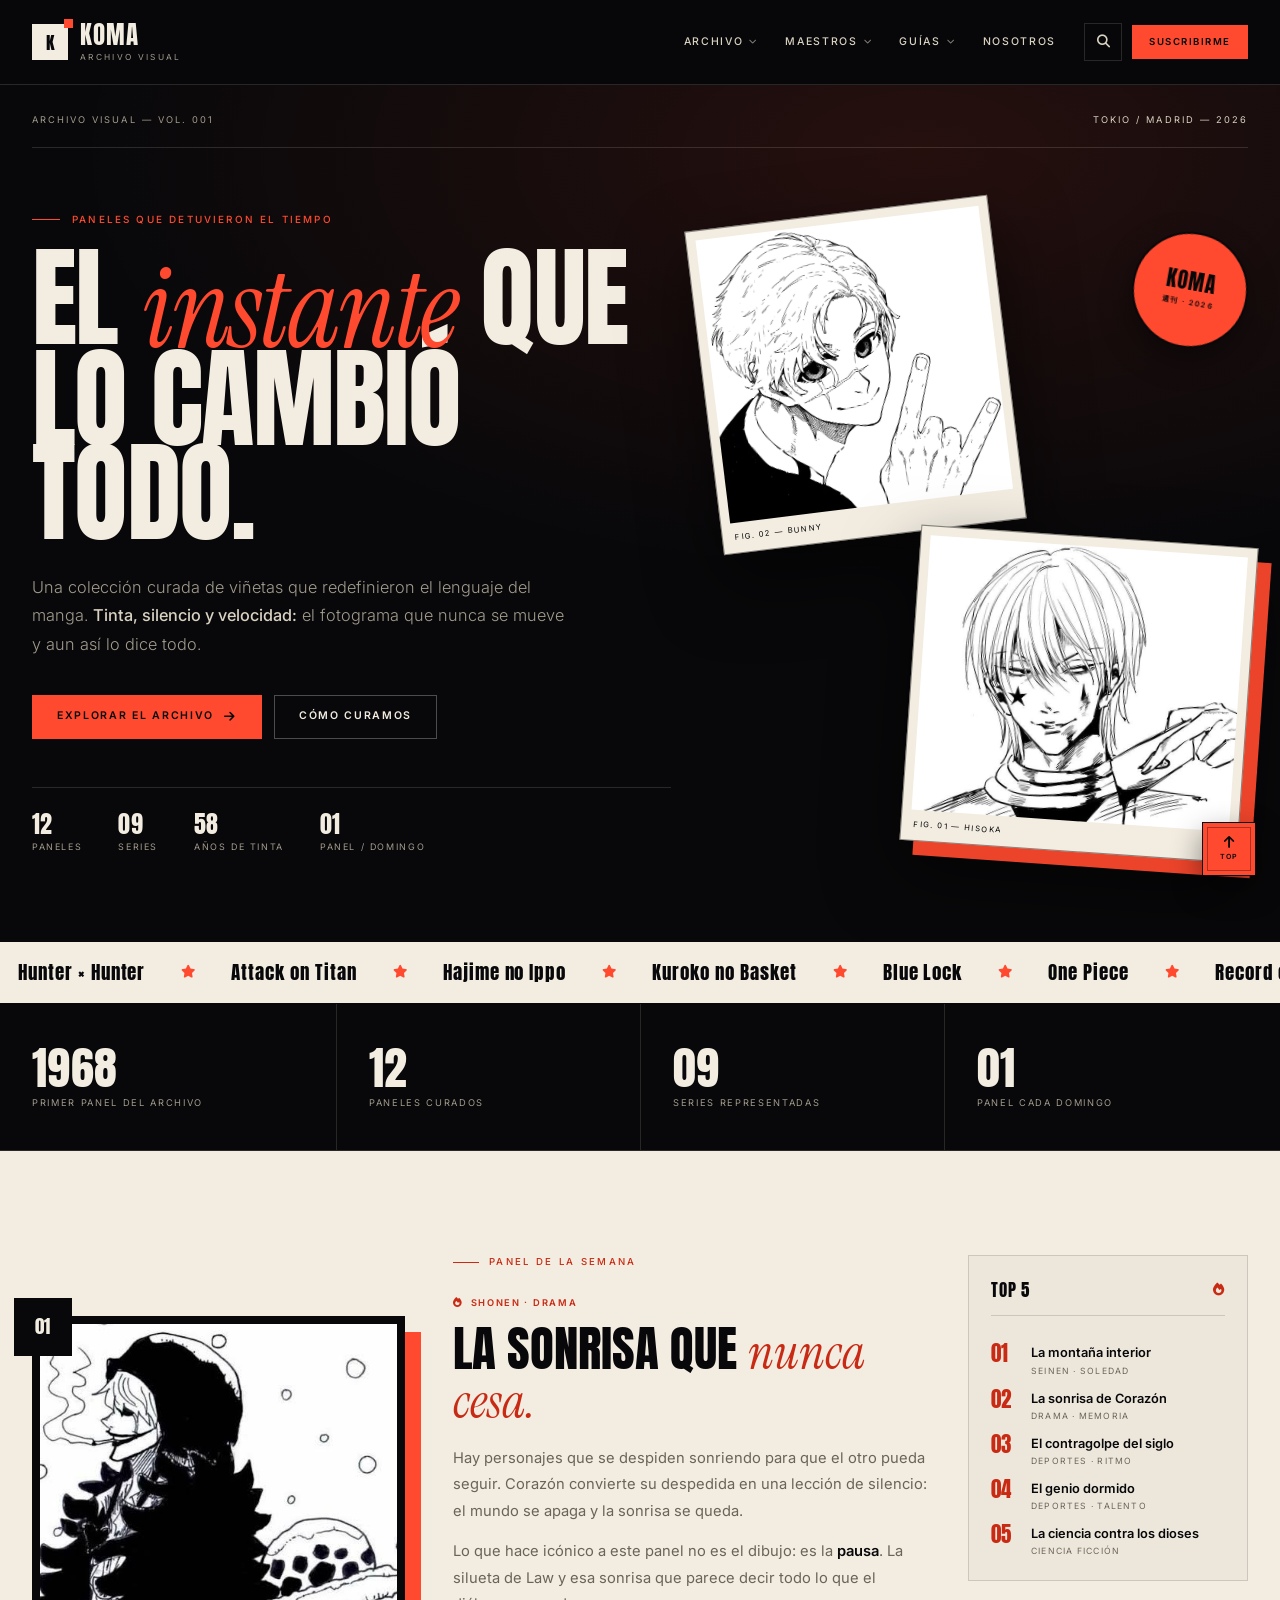
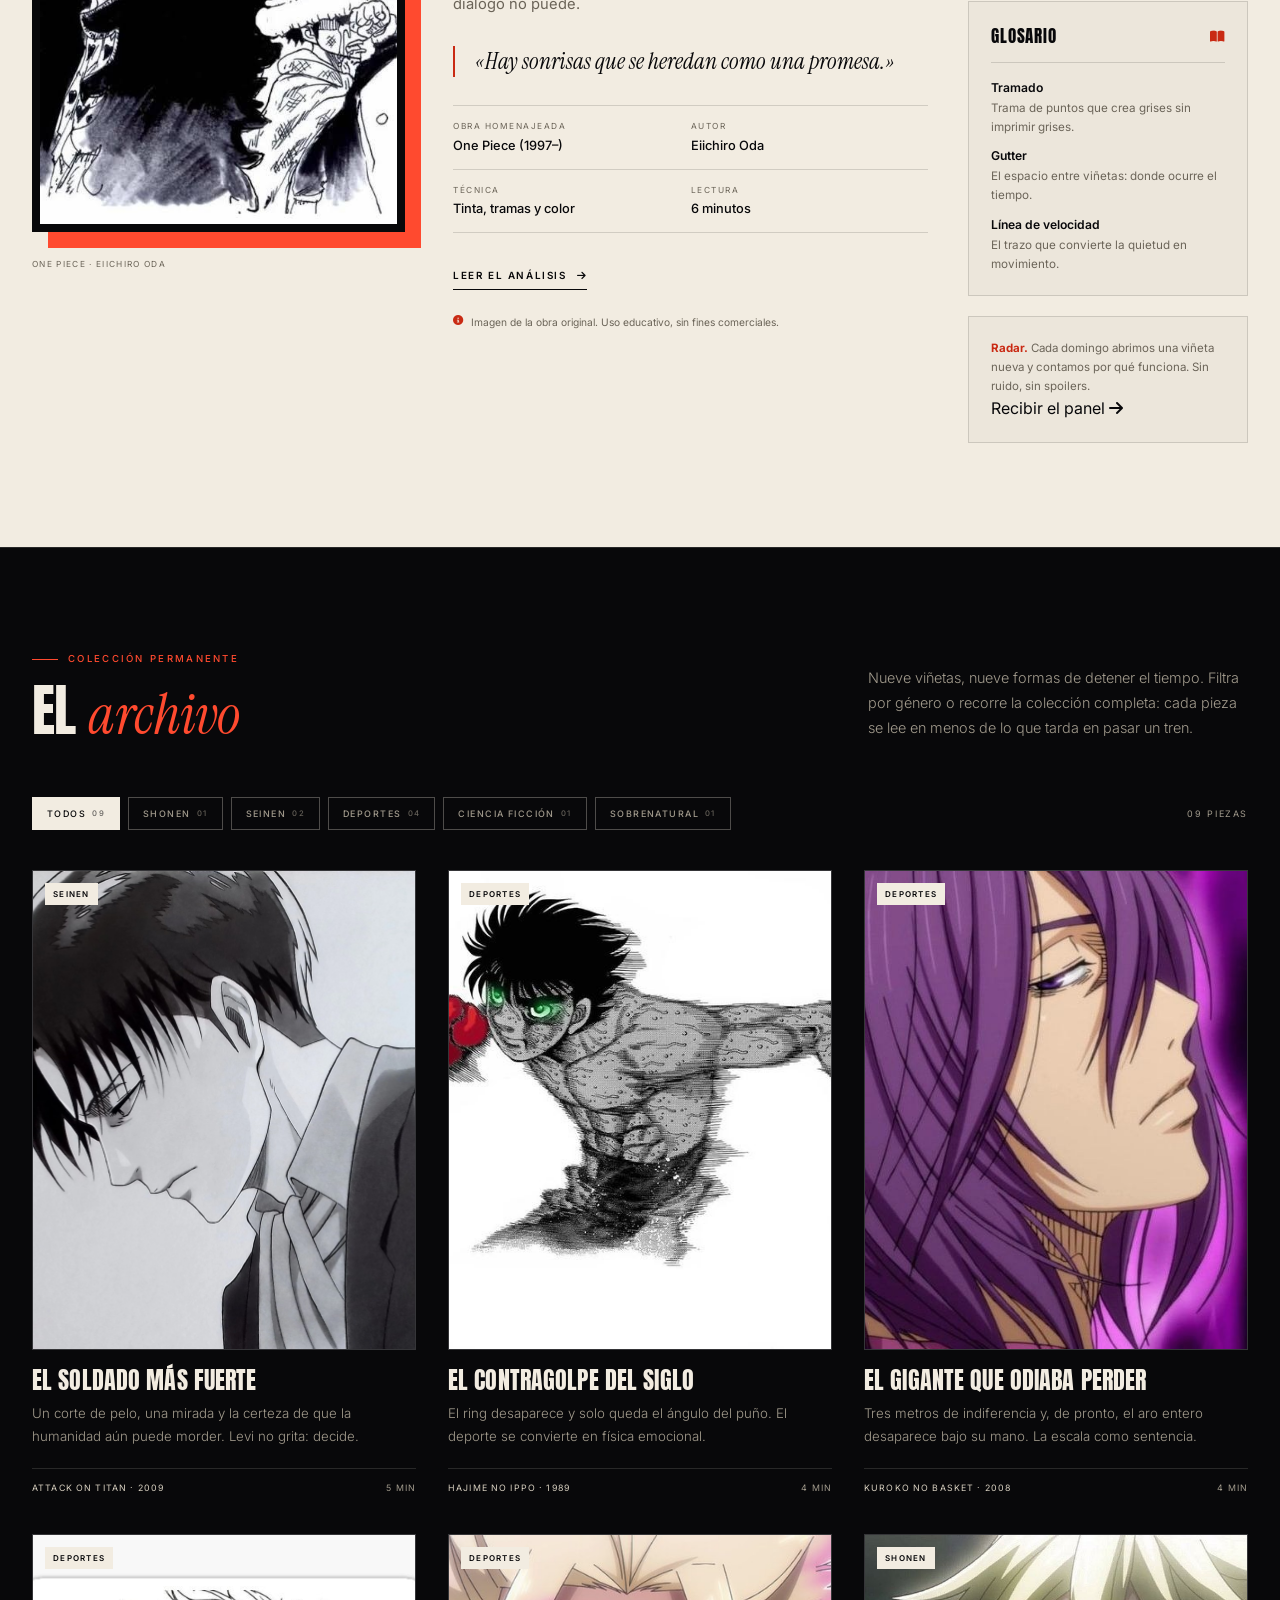
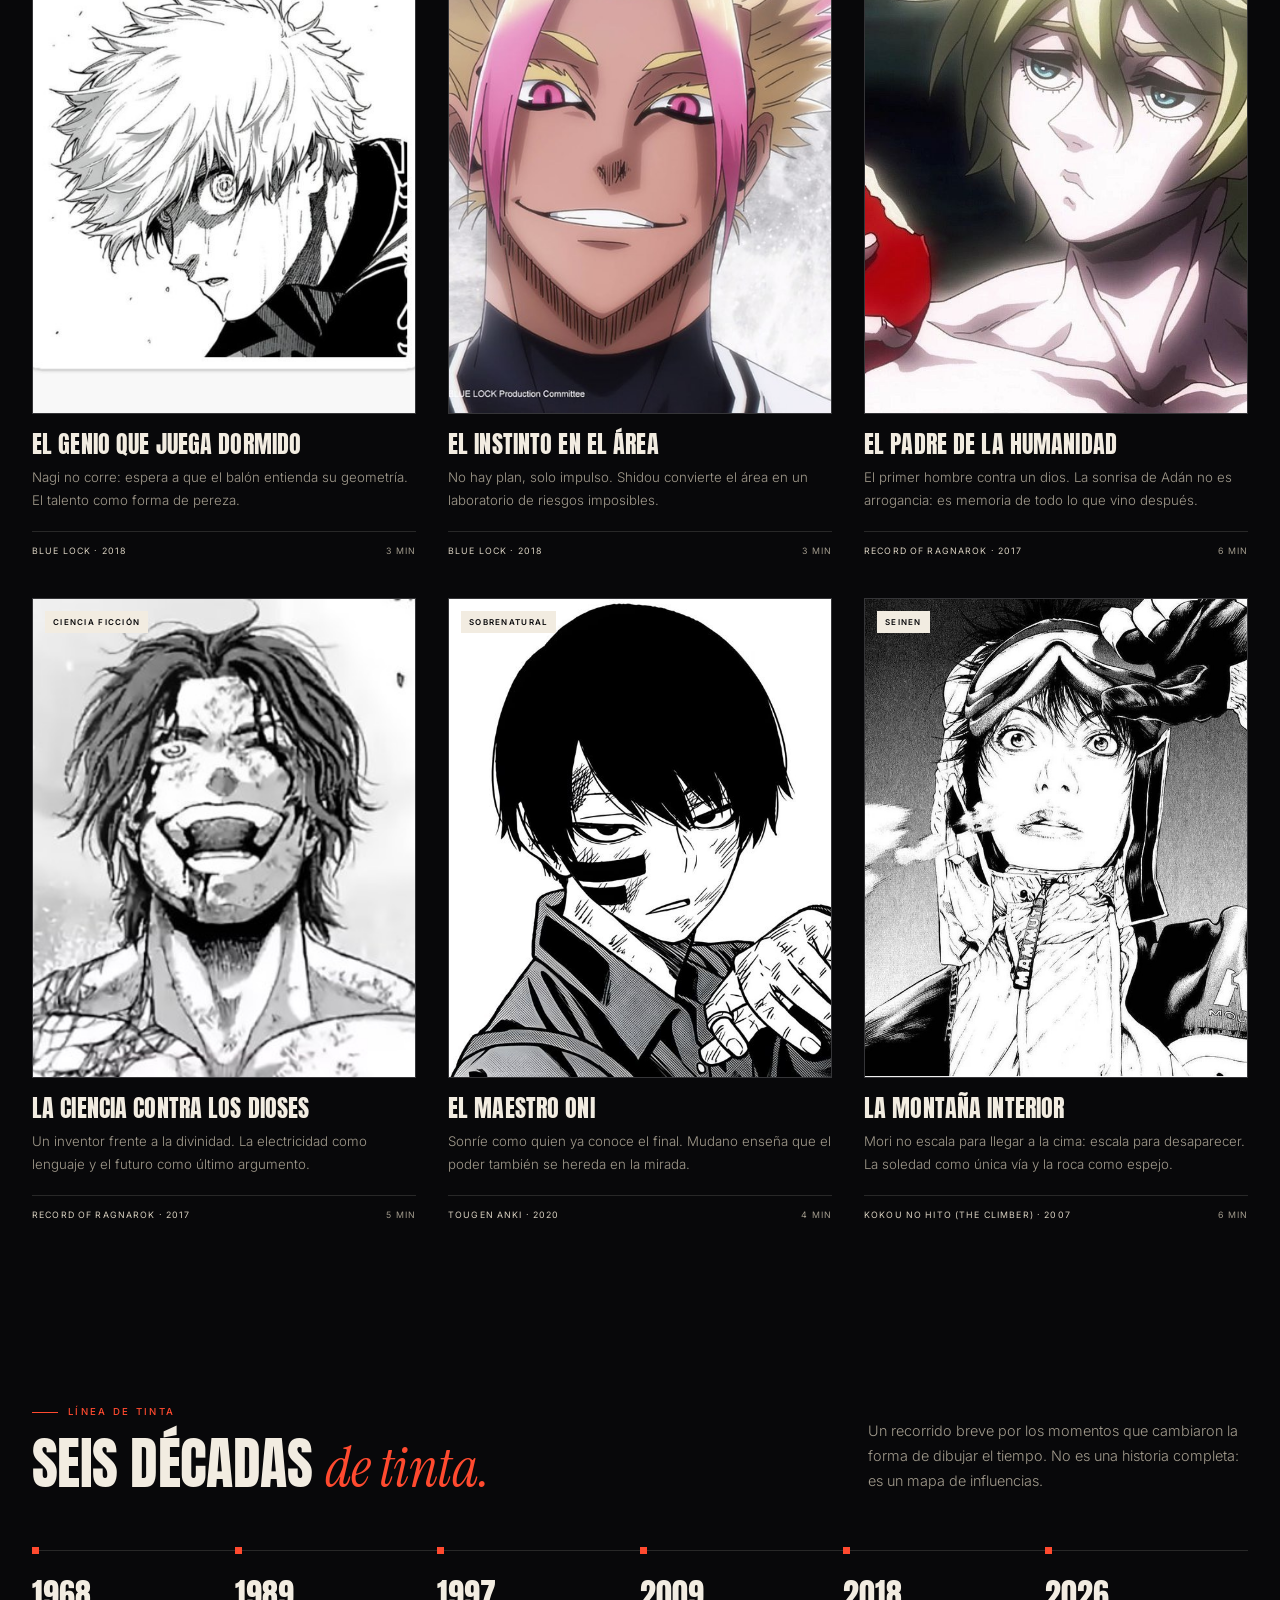
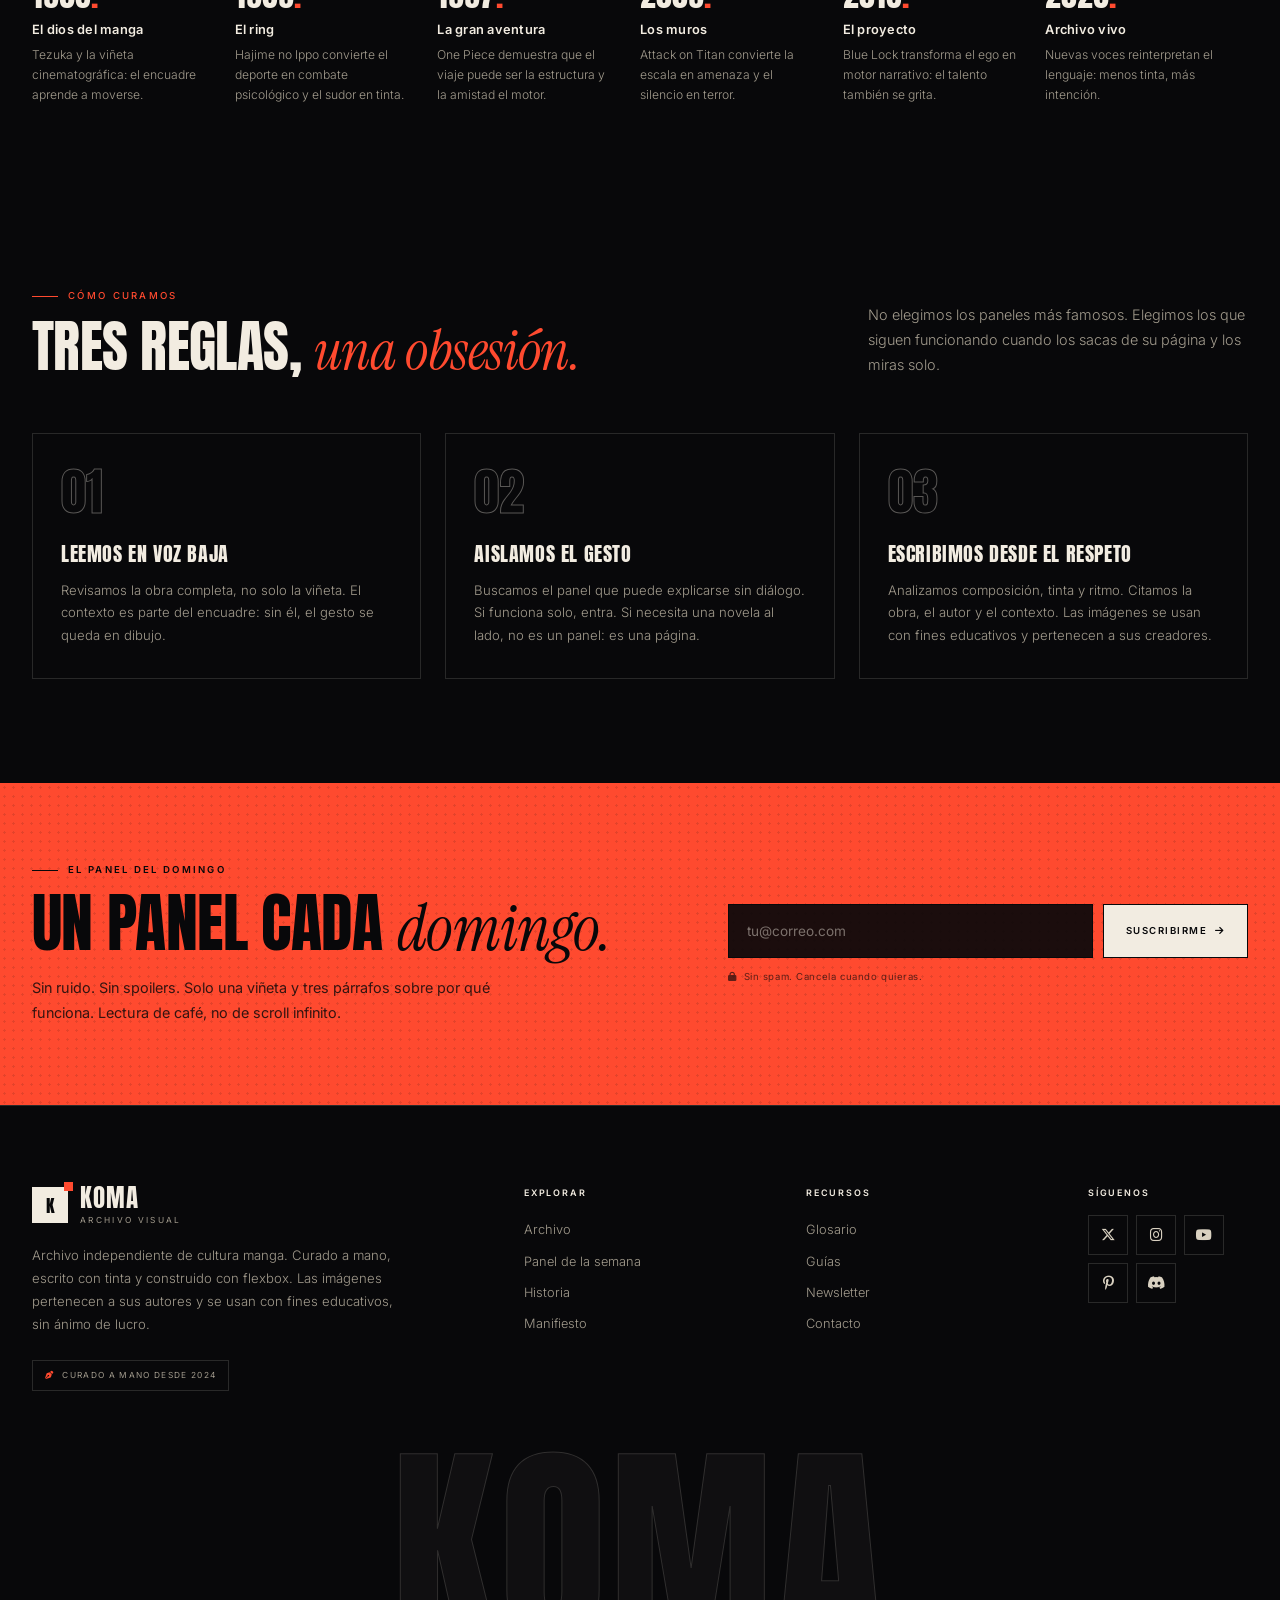
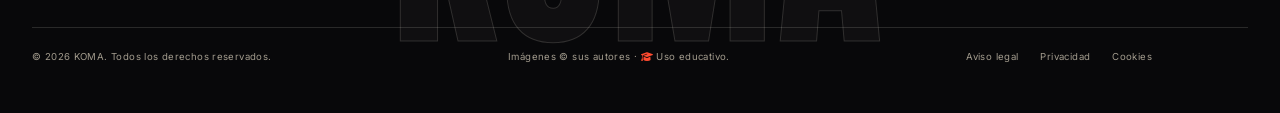
<file: index.html>
<!DOCTYPE html>
<html lang="es">
<head>
  <!-- ============================================================
       METAS PRINCIPALES
       ============================================================ -->
  <meta charset="UTF-8">
  <meta name="viewport" content="width=device-width, initial-scale=1.0">
  <title>KOMA — Archivo de paneles icónicos del manga</title>
  <meta name="description" content="KOMA es un archivo visual de paneles icónicos del manga: doce viñetas que detuvieron el tiempo, analizadas desde la composición, la tinta y el silencio.">
  <meta name="keywords" content="manga, paneles, viñetas, archivo visual, cultura japonesa, diseño editorial, flexbox, KOMA">
  <meta name="author" content="KOMA Studio">
  <meta name="robots" content="index, follow">
  <meta name="theme-color" content="#08080a">
  <meta name="color-scheme" content="dark">
  <meta name="format-detection" content="telephone=no">
  <link rel="canonical" href="https://koma.example/">

  <!-- Open Graph -->
  <meta property="og:type" content="website">
  <meta property="og:site_name" content="KOMA">
  <meta property="og:locale" content="es_ES">
  <meta property="og:title" content="KOMA — Archivo de paneles icónicos del manga">
  <meta property="og:description" content="Doce viñetas que detuvieron el tiempo. Un archivo visual sobre composición, tinta y silencio.">
  <meta property="og:url" content="https://koma.example/">
  <meta property="og:image" content="https://koma.example/assets/img/og-cover.png">
  <meta property="og:image:type" content="image/png">
  <meta property="og:image:width" content="1200">
  <meta property="og:image:height" content="630">
  <meta property="og:image:alt" content="Portada de KOMA con el lema El instante que lo cambió todo y una ilustración de One Piece">

  <!-- Twitter Card -->
  <meta name="twitter:card" content="summary_large_image">
  <meta name="twitter:title" content="KOMA — Archivo de paneles icónicos del manga">
  <meta name="twitter:description" content="Doce viñetas que detuvieron el tiempo. Un archivo visual sobre composición, tinta y silencio.">
  <meta name="twitter:image" content="https://koma.example/assets/img/og-cover.png">

  <!-- Iconos y tipografías (CDN) -->
  <link rel="icon" href="assets/img/favicon.svg" type="image/svg+xml">
  <link rel="preconnect" href="https://fonts.googleapis.com">
  <link rel="preconnect" href="https://fonts.gstatic.com" crossorigin>
  <link href="https://fonts.googleapis.com/css2?family=Anton&family=Instrument+Serif:ital@0;1&family=Inter:wght@300;400;500;600;700&display=swap" rel="stylesheet">
  <link rel="stylesheet" href="https://cdnjs.cloudflare.com/ajax/libs/font-awesome/6.5.2/css/all.min.css">

  <!-- Estilos propios: reset + diseño -->
  <link rel="stylesheet" href="css/reset.css">
  <link rel="stylesheet" href="css/style.css">

  <!-- Datos estructurados -->
  <script type="application/ld+json">
  {
    "@context": "https://schema.org",
    "@type": "WebSite",
    "name": "KOMA",
    "alternateName": "KOMA — Archivo visual del manga",
    "url": "https://koma.example/",
    "description": "Archivo visual de paneles icónicos del manga: composición, tinta y silencio.",
    "inLanguage": "es",
    "publisher": {
      "@type": "Organization",
      "name": "KOMA Studio"
    }
  }
  </script>
</head>

<body id="top">
  <a class="skip-link" href="#contenido">Saltar al contenido</a>

  <!-- ============================================================
       HEADER + NAV
       ============================================================ -->
  <header class="site-header">
    <div class="container site-header__inner">
      <a class="brand" href="#top" aria-label="KOMA, volver al inicio">
        <span class="brand__mark" aria-hidden="true">K</span>
        <span class="brand__text">
          <span class="brand__name">KOMA</span>
          <span class="brand__tag">Archivo visual</span>
        </span>
      </a>

      <!-- Menú móvil: checkbox + label, sin dependencias -->
      <input class="nav-toggle" type="checkbox" id="nav-toggle" aria-label="Abrir menú de navegación">
      <label class="nav-burger" for="nav-toggle">
        <span></span>
        <span></span>
        <span></span>
        <span class="sr-only">Menú</span>
      </label>

      <nav class="nav" id="menu-principal" aria-label="Navegación principal">
        <ul class="nav__list">
          <li class="nav__item">
            <a class="nav__link" href="#archivo">
              Archivo
              <i class="fa-solid fa-chevron-down" aria-hidden="true"></i>
            </a>
            <div class="nav__dropdown">
              <span class="nav__dropdown-label">Por género</span>
              <a href="#archivo">Shonen <small>Ritmo y acción</small></a>
              <a href="#archivo">Seinen <small>Silencio y sombra</small></a>
              <a href="#archivo">Deportes <small>El instante atlético</small></a>
              <a href="#archivo">Ciencia ficción <small>Futuro y ruido</small></a>
              <a href="#archivo">Sobrenatural <small>Mitos y sombras</small></a>
            </div>
          </li>

          <li class="nav__item">
            <a class="nav__link" href="#historia">
              Maestros
              <i class="fa-solid fa-chevron-down" aria-hidden="true"></i>
            </a>
            <div class="nav__dropdown">
              <span class="nav__dropdown-label">Detrás de la tinta</span>
              <a href="#historia">Autores <small>Quién dibuja el gesto</small></a>
              <a href="#historia">Entrevistas <small>Conversaciones de estudio</small></a>
              <a href="#historia">Influencias <small>De Tezuka a hoy</small></a>
              <a href="#historia">Biblioteca <small>Libros y referencias</small></a>
            </div>
          </li>

          <li class="nav__item">
            <a class="nav__link" href="#manifiesto">
              Guías
              <i class="fa-solid fa-chevron-down" aria-hidden="true"></i>
            </a>
            <div class="nav__dropdown">
              <span class="nav__dropdown-label">Aprender a mirar</span>
              <a href="#manifiesto">Cómo leer un panel <small>Del ojo al significado</small></a>
              <a href="#manifiesto">Composición <small>Peso, línea y vacío</small></a>
              <a href="#manifiesto">Ritmo y gutter <small>El tiempo entre viñetas</small></a>
              <a href="#manifiesto">Glosario <small>Palabras del oficio</small></a>
            </div>
          </li>

          <li class="nav__item">
            <a class="nav__link" href="#manifiesto">Nosotros</a>
          </li>
        </ul>

        <div class="nav__actions">
          <a class="icon-btn" href="#archivo" aria-label="Buscar en el archivo">
            <i class="fa-solid fa-magnifying-glass" aria-hidden="true"></i>
          </a>
          <a class="btn btn--primary btn--sm" href="#suscripcion">Suscribirme</a>
        </div>
      </nav>
    </div>
  </header>

  <main id="contenido">
    <!-- ==========================================================
         HERO
         ========================================================== -->
    <section class="hero" aria-labelledby="hero-title">
      <div class="container container--wide">
        <div class="hero__meta">
          <span>Archivo visual — Vol. 001</span>
          <span>Tokio / Madrid — 2026</span>
        </div>

        <div class="hero__grid">
          <div class="hero__content">
            <p class="eyebrow">Paneles que detuvieron el tiempo</p>
            <h1 class="hero__title" id="hero-title">El <em>instante</em> que lo cambió todo.</h1>
            <p class="hero__lead">
              Una colección curada de viñetas que redefinieron el lenguaje del manga.
              <strong>Tinta, silencio y velocidad:</strong> el fotograma que nunca se mueve
              y aun así lo dice todo.
            </p>
            <div class="hero__actions">
              <a class="btn btn--primary" href="#archivo">
                Explorar el archivo
                <i class="fa-solid fa-arrow-right" aria-hidden="true"></i>
              </a>
              <a class="btn btn--ghost" href="#manifiesto">Cómo curamos</a>
            </div>
            <div class="hero__facts">
              <div class="hero__fact"><b>12</b><span>Paneles</span></div>
              <div class="hero__fact"><b>09</b><span>Series</span></div>
              <div class="hero__fact"><b>58</b><span>Años de tinta</span></div>
              <div class="hero__fact"><b>01</b><span>Panel / domingo</span></div>
            </div>
          </div>

          <div class="hero__visual">
            <figure class="frame frame--back">
              <img src="assets/img/panels/bunny.jpg"
                   alt="Bunny Iglesias, personaje de Blue Lock."
                   width="1200" height="1198" fetchpriority="high" decoding="async">
              <figcaption>Fig. 02 — Bunny</figcaption>
            </figure>

            <figure class="frame frame--front">
              <img src="assets/img/panels/hisoka.jpg"
                   alt="Hisoka Morow, personaje de Hunter × Hunter."
                   width="640" height="554" fetchpriority="high" decoding="async">
              <figcaption>Fig. 01 — Hisoka</figcaption>
            </figure>

            <div class="sticker" aria-hidden="true">
              <span class="sticker__big">KOMA</span>
              <span class="sticker__small">週刊 · 2026</span>
            </div>

            <span class="hero__vertical" aria-hidden="true">漫画</span>
          </div>
        </div>
      </div>
    </section>

    <!-- ==========================================================
         CINTA TIPOGRÁFICA
         ========================================================== -->
    <div class="ticker">
      <div class="ticker__track">
        <div class="ticker__group">
          <span class="ticker__item">Hunter × Hunter</span>
          <i class="fa-solid fa-star ticker__star" aria-hidden="true"></i>
          <span class="ticker__item">Attack on Titan</span>
          <i class="fa-solid fa-star ticker__star" aria-hidden="true"></i>
          <span class="ticker__item">Hajime no Ippo</span>
          <i class="fa-solid fa-star ticker__star" aria-hidden="true"></i>
          <span class="ticker__item">Kuroko no Basket</span>
          <i class="fa-solid fa-star ticker__star" aria-hidden="true"></i>
          <span class="ticker__item">Blue Lock</span>
          <i class="fa-solid fa-star ticker__star" aria-hidden="true"></i>
          <span class="ticker__item">One Piece</span>
          <i class="fa-solid fa-star ticker__star" aria-hidden="true"></i>
          <span class="ticker__item">Record of Ragnarok</span>
          <i class="fa-solid fa-star ticker__star" aria-hidden="true"></i>
          <span class="ticker__item">Tougen Anki</span>
          <i class="fa-solid fa-star ticker__star" aria-hidden="true"></i>
          <span class="ticker__item">Kokou no Hito</span>
        </div>

        <div class="ticker__group" aria-hidden="true">
          <span class="ticker__item">Hunter × Hunter</span>
          <i class="fa-solid fa-star ticker__star"></i>
          <span class="ticker__item">Attack on Titan</span>
          <i class="fa-solid fa-star ticker__star"></i>
          <span class="ticker__item">Hajime no Ippo</span>
          <i class="fa-solid fa-star ticker__star"></i>
          <span class="ticker__item">Kuroko no Basket</span>
          <i class="fa-solid fa-star ticker__star"></i>
          <span class="ticker__item">Blue Lock</span>
          <i class="fa-solid fa-star ticker__star"></i>
          <span class="ticker__item">One Piece</span>
          <i class="fa-solid fa-star ticker__star"></i>
          <span class="ticker__item">Record of Ragnarok</span>
          <i class="fa-solid fa-star ticker__star"></i>
          <span class="ticker__item">Tougen Anki</span>
          <i class="fa-solid fa-star ticker__star"></i>
          <span class="ticker__item">Kokou no Hito</span>
        </div>
      </div>
    </div>

    <!-- ==========================================================
         CIFRAS
         ========================================================== -->
    <section class="stats" aria-label="Cifras del archivo">
      <div class="container">
        <div class="stats__list">
          <div class="stats__item">
            <span class="stats__num">1968</span>
            <span class="stats__label">Primer panel del archivo</span>
          </div>
          <div class="stats__item">
            <span class="stats__num">12</span>
            <span class="stats__label">Paneles curados</span>
          </div>
          <div class="stats__item">
            <span class="stats__num">09</span>
            <span class="stats__label">Series representadas</span>
          </div>
          <div class="stats__item">
            <span class="stats__num">01</span>
            <span class="stats__label">Panel cada domingo</span>
          </div>
        </div>
      </div>
    </section>

    <!-- ==========================================================
         PANEL DE LA SEMANA + ASIDE
         ========================================================== -->
    <section class="section section--paper" id="panel-semana" aria-labelledby="featured-title">
      <div class="container container--wide">
        <div class="feature-layout">
          <div class="feature-main">
            <div class="feature__grid">
              <figure class="feature__figure">
                <span class="feature__badge" aria-hidden="true">01</span>
                <img src="assets/img/panels/law-corazon.jpg"
                     alt="Trafalgar Law y Corazón, personajes de One Piece."
                     width="468" height="655" loading="lazy" decoding="async">
                <figcaption class="feature__caption">One Piece · Eiichiro Oda</figcaption>
              </figure>

              <div class="feature__body">
                <p class="section__kicker">Panel de la semana</p>
                <span class="tag">
                  <i class="fa-solid fa-fire" aria-hidden="true"></i>
                  Shonen · Drama
                </span>
                <h2 class="feature__title" id="featured-title">La sonrisa que <em>nunca cesa.</em></h2>
                <p class="feature__text">
                  Hay personajes que se despiden sonriendo para que el otro pueda seguir.
                  Corazón convierte su despedida en una lección de silencio: el mundo se apaga
                  y la sonrisa se queda.
                </p>
                <p class="feature__text">
                  Lo que hace icónico a este panel no es el dibujo: es la <strong>pausa</strong>.
                  La silueta de Law y esa sonrisa que parece decir todo lo que el diálogo
                  no puede.
                </p>

                <blockquote class="feature__quote">
                  «Hay sonrisas que se heredan como una promesa.»
                </blockquote>

                <dl class="ficha">
                  <div class="ficha__item">
                    <dt>Obra homenajeada</dt>
                    <dd>One Piece (1997–)</dd>
                  </div>
                  <div class="ficha__item">
                    <dt>Autor</dt>
                    <dd>Eiichiro Oda</dd>
                  </div>
                  <div class="ficha__item">
                    <dt>Técnica</dt>
                    <dd>Tinta, tramas y color</dd>
                  </div>
                  <div class="ficha__item">
                    <dt>Lectura</dt>
                    <dd>6 minutos</dd>
                  </div>
                </dl>

                <a class="link-arrow" href="#archivo">
                  Leer el análisis
                  <i class="fa-solid fa-arrow-right" aria-hidden="true"></i>
                </a>

                <p class="feature__note">
                  <i class="fa-solid fa-circle-info" aria-hidden="true"></i>
                  Imagen de la obra original. Uso educativo, sin fines comerciales.
                </p>
              </div>
            </div>
          </div>

          <aside class="sidebar" aria-label="Contenido complementario">
            <section class="sidebar__block" aria-labelledby="top5-title">
              <h3 class="sidebar__title" id="top5-title">
                Top 5
                <i class="fa-solid fa-fire" aria-hidden="true"></i>
              </h3>
              <ol>
                <li>
                  <a class="rank" href="#archivo">
                    <span class="rank__num">01</span>
                    <span>
                      <span class="rank__title">La montaña interior</span>
                      <span class="rank__meta">Seinen · Soledad</span>
                    </span>
                  </a>
                </li>
                <li>
                  <a class="rank" href="#archivo">
                    <span class="rank__num">02</span>
                    <span>
                      <span class="rank__title">La sonrisa de Corazón</span>
                      <span class="rank__meta">Drama · Memoria</span>
                    </span>
                  </a>
                </li>
                <li>
                  <a class="rank" href="#archivo">
                    <span class="rank__num">03</span>
                    <span>
                      <span class="rank__title">El contragolpe del siglo</span>
                      <span class="rank__meta">Deportes · Ritmo</span>
                    </span>
                  </a>
                </li>
                <li>
                  <a class="rank" href="#archivo">
                    <span class="rank__num">04</span>
                    <span>
                      <span class="rank__title">El genio dormido</span>
                      <span class="rank__meta">Deportes · Talento</span>
                    </span>
                  </a>
                </li>
                <li>
                  <a class="rank" href="#archivo">
                    <span class="rank__num">05</span>
                    <span>
                      <span class="rank__title">La ciencia contra los dioses</span>
                      <span class="rank__meta">Ciencia ficción</span>
                    </span>
                  </a>
                </li>
              </ol>
            </section>

            <section class="sidebar__block" aria-labelledby="glosario-title">
              <h3 class="sidebar__title" id="glosario-title">
                Glosario
                <i class="fa-solid fa-book-open" aria-hidden="true"></i>
              </h3>
              <dl class="glossary">
                <dt>Tramado</dt>
                <dd>Trama de puntos que crea grises sin imprimir grises.</dd>
                <dt>Gutter</dt>
                <dd>El espacio entre viñetas: donde ocurre el tiempo.</dd>
                <dt>Línea de velocidad</dt>
                <dd>El trazo que convierte la quietud en movimiento.</dd>
              </dl>
            </section>

            <section class="sidebar__block">
              <p class="sidebar__note">
                <b>Radar.</b> Cada domingo abrimos una viñeta nueva y contamos
                por qué funciona. Sin ruido, sin spoilers.
              </p>
              <a href="#suscripcion">
                Recibir el panel
                <i class="fa-solid fa-arrow-right" aria-hidden="true"></i>
              </a>
            </section>
          </aside>
        </div>
      </div>
    </section>

    <!-- ==========================================================
         ARCHIVO
         ========================================================== -->
    <section class="section archive" id="archivo" aria-labelledby="archivo-title">
      <div class="container">
        <div class="section__head">
          <div>
            <p class="section__kicker">Colección permanente</p>
            <h2 class="section__title" id="archivo-title">El <em>archivo</em></h2>
          </div>
          <p class="section__desc">
            Nueve viñetas, nueve formas de detener el tiempo. Filtra por género
            o recorre la colección completa: cada pieza se lee en menos de lo
            que tarda en pasar un tren.
          </p>
        </div>

        <div class="archive__toolbar">
          <!-- Filtros CSS puros: radio + :has() -->
          <div class="chips archive__filters" role="group" aria-label="Filtrar paneles por género">
            <input type="radio" name="filtro" id="f-todos" checked>
            <label class="chip" for="f-todos">Todos <small>09</small></label>

            <input type="radio" name="filtro" id="f-shonen">
            <label class="chip" for="f-shonen">Shonen <small>01</small></label>

            <input type="radio" name="filtro" id="f-seinen">
            <label class="chip" for="f-seinen">Seinen <small>02</small></label>

            <input type="radio" name="filtro" id="f-deportes">
            <label class="chip" for="f-deportes">Deportes <small>04</small></label>

            <input type="radio" name="filtro" id="f-ciencia">
            <label class="chip" for="f-ciencia">Ciencia ficción <small>01</small></label>

            <input type="radio" name="filtro" id="f-sobrenatural">
            <label class="chip" for="f-sobrenatural">Sobrenatural <small>01</small></label>
          </div>

          <p class="archive__count" aria-live="polite">
            <span class="count-todos">09 piezas</span>
            <span class="count-shonen">01 pieza</span>
            <span class="count-seinen">02 piezas</span>
            <span class="count-deportes">04 piezas</span>
            <span class="count-ciencia">01 pieza</span>
            <span class="count-sobrenatural">01 pieza</span>
          </p>
        </div>

        <div class="archive__grid">
          <!-- Artículo 01 -->
          <article class="card" data-cat="seinen">
            <a class="card__media" href="#" aria-label="Leer «El soldado más fuerte»">
              <img src="assets/img/panels/levi.jpg"
                   alt="Levi Ackerman, personaje de Attack on Titan."
                   width="1200" height="960" loading="lazy" decoding="async">
              <span class="card__overlay" aria-hidden="true"></span>
              <span class="card__cat">Seinen</span>
              <span class="card__open" aria-hidden="true">
                <i class="fa-solid fa-arrow-up-right"></i>
              </span>
            </a>
            <div class="card__body">
              <h3 class="card__title"><a href="#">El soldado más fuerte</a></h3>
              <p class="card__excerpt">
                Un corte de pelo, una mirada y la certeza de que la humanidad aún puede morder. Levi no grita: decide.
              </p>
              <div class="card__foot">
                <span>Attack on Titan · 2009</span>
                <span>5 min</span>
              </div>
            </div>
          </article>

          <!-- Artículo 02 -->
          <article class="card" data-cat="deportes">
            <a class="card__media" href="#" aria-label="Leer «El contragolpe del siglo»">
              <img src="assets/img/panels/ippo.jpg"
                   alt="Ippo Makunouchi, personaje de Hajime no Ippo."
                   width="736" height="531" loading="lazy" decoding="async">
              <span class="card__overlay" aria-hidden="true"></span>
              <span class="card__cat">Deportes</span>
              <span class="card__open" aria-hidden="true">
                <i class="fa-solid fa-arrow-up-right"></i>
              </span>
            </a>
            <div class="card__body">
              <h3 class="card__title"><a href="#">El contragolpe del siglo</a></h3>
              <p class="card__excerpt">
                El ring desaparece y solo queda el ángulo del puño. El deporte se convierte en física emocional.
              </p>
              <div class="card__foot">
                <span>Hajime no Ippo · 1989</span>
                <span>4 min</span>
              </div>
            </div>
          </article>

          <!-- Artículo 03 -->
          <article class="card" data-cat="deportes">
            <a class="card__media" href="#" aria-label="Leer «El gigante que odiaba perder»">
              <img src="assets/img/panels/murasakibara.jpg"
                   alt="Atsushi Murasakibara, personaje de Kuroko no Basket."
                   width="557" height="576" loading="lazy" decoding="async">
              <span class="card__overlay" aria-hidden="true"></span>
              <span class="card__cat">Deportes</span>
              <span class="card__open" aria-hidden="true">
                <i class="fa-solid fa-arrow-up-right"></i>
              </span>
            </a>
            <div class="card__body">
              <h3 class="card__title"><a href="#">El gigante que odiaba perder</a></h3>
              <p class="card__excerpt">
                Tres metros de indiferencia y, de pronto, el aro entero desaparece bajo su mano. La escala como sentencia.
              </p>
              <div class="card__foot">
                <span>Kuroko no Basket · 2008</span>
                <span>4 min</span>
              </div>
            </div>
          </article>

          <!-- Artículo 04 -->
          <article class="card" data-cat="deportes">
            <a class="card__media" href="#" aria-label="Leer «El genio que juega dormido»">
              <img src="assets/img/panels/nagi.jpg"
                   alt="Nagi Seishiro, personaje de Blue Lock."
                   width="600" height="600" loading="lazy" decoding="async">
              <span class="card__overlay" aria-hidden="true"></span>
              <span class="card__cat">Deportes</span>
              <span class="card__open" aria-hidden="true">
                <i class="fa-solid fa-arrow-up-right"></i>
              </span>
            </a>
            <div class="card__body">
              <h3 class="card__title"><a href="#">El genio que juega dormido</a></h3>
              <p class="card__excerpt">
                Nagi no corre: espera a que el balón entienda su geometría. El talento como forma de pereza.
              </p>
              <div class="card__foot">
                <span>Blue Lock · 2018</span>
                <span>3 min</span>
              </div>
            </div>
          </article>

          <!-- Artículo 05 -->
          <article class="card" data-cat="deportes">
            <a class="card__media" href="#" aria-label="Leer «El instinto en el área»">
              <img src="assets/img/panels/shidou.jpg"
                   alt="Ryusei Shidou, personaje de Blue Lock."
                   width="1000" height="562" loading="lazy" decoding="async">
              <span class="card__overlay" aria-hidden="true"></span>
              <span class="card__cat">Deportes</span>
              <span class="card__open" aria-hidden="true">
                <i class="fa-solid fa-arrow-up-right"></i>
              </span>
            </a>
            <div class="card__body">
              <h3 class="card__title"><a href="#">El instinto en el área</a></h3>
              <p class="card__excerpt">
                No hay plan, solo impulso. Shidou convierte el área en un laboratorio de riesgos imposibles.
              </p>
              <div class="card__foot">
                <span>Blue Lock · 2018</span>
                <span>3 min</span>
              </div>
            </div>
          </article>

          <!-- Artículo 06 -->
          <article class="card" data-cat="shonen">
            <a class="card__media" href="#" aria-label="Leer «El padre de la humanidad»">
              <img src="assets/img/panels/adan.jpg"
                   alt="Adán, personaje de Record of Ragnarok."
                   width="736" height="736" loading="lazy" decoding="async">
              <span class="card__overlay" aria-hidden="true"></span>
              <span class="card__cat">Shonen</span>
              <span class="card__open" aria-hidden="true">
                <i class="fa-solid fa-arrow-up-right"></i>
              </span>
            </a>
            <div class="card__body">
              <h3 class="card__title"><a href="#">El padre de la humanidad</a></h3>
              <p class="card__excerpt">
                El primer hombre contra un dios. La sonrisa de Adán no es arrogancia: es memoria de todo lo que vino después.
              </p>
              <div class="card__foot">
                <span>Record of Ragnarok · 2017</span>
                <span>6 min</span>
              </div>
            </div>
          </article>

          <!-- Artículo 07 -->
          <article class="card" data-cat="ciencia">
            <a class="card__media" href="#" aria-label="Leer «La ciencia contra los dioses»">
              <img src="assets/img/panels/tesla.jpg"
                   alt="Nikola Tesla, personaje de Record of Ragnarok."
                   width="400" height="400" loading="lazy" decoding="async">
              <span class="card__overlay" aria-hidden="true"></span>
              <span class="card__cat">Ciencia ficción</span>
              <span class="card__open" aria-hidden="true">
                <i class="fa-solid fa-arrow-up-right"></i>
              </span>
            </a>
            <div class="card__body">
              <h3 class="card__title"><a href="#">La ciencia contra los dioses</a></h3>
              <p class="card__excerpt">
                Un inventor frente a la divinidad. La electricidad como lenguaje y el futuro como último argumento.
              </p>
              <div class="card__foot">
                <span>Record of Ragnarok · 2017</span>
                <span>5 min</span>
              </div>
            </div>
          </article>

          <!-- Artículo 08 -->
          <article class="card" data-cat="sobrenatural">
            <a class="card__media" href="#" aria-label="Leer «El maestro oni»">
              <img src="assets/img/panels/mudano.jpg"
                   alt="Naito Mudano, personaje de Tougen Anki."
                   width="736" height="736" loading="lazy" decoding="async">
              <span class="card__overlay" aria-hidden="true"></span>
              <span class="card__cat">Sobrenatural</span>
              <span class="card__open" aria-hidden="true">
                <i class="fa-solid fa-arrow-up-right"></i>
              </span>
            </a>
            <div class="card__body">
              <h3 class="card__title"><a href="#">El maestro oni</a></h3>
              <p class="card__excerpt">
                Sonríe como quien ya conoce el final. Mudano enseña que el poder también se hereda en la mirada.
              </p>
              <div class="card__foot">
                <span>Tougen Anki · 2020</span>
                <span>4 min</span>
              </div>
            </div>
          </article>

          <!-- Artículo 09 -->
          <article class="card" data-cat="seinen">
            <a class="card__media" href="#" aria-label="Leer «La montaña interior»">
              <img src="assets/img/panels/mori.jpg"
                   alt="Mori Buntarou, protagonista de Kokou no Hito (The Climber)."
                   width="639" height="803" loading="lazy" decoding="async">
              <span class="card__overlay" aria-hidden="true"></span>
              <span class="card__cat">Seinen</span>
              <span class="card__open" aria-hidden="true">
                <i class="fa-solid fa-arrow-up-right"></i>
              </span>
            </a>
            <div class="card__body">
              <h3 class="card__title"><a href="#">La montaña interior</a></h3>
              <p class="card__excerpt">
                Mori no escala para llegar a la cima: escala para desaparecer. La soledad como única vía y la roca como espejo.
              </p>
              <div class="card__foot">
                <span>Kokou no Hito (The Climber) · 2007</span>
                <span>6 min</span>
              </div>
            </div>
          </article>
        </div>
      </div>
    </section>

    <!-- ==========================================================
         LÍNEA DE TIEMPO
         ========================================================== -->
    <section class="section section--tight" id="historia" aria-labelledby="historia-title">
      <div class="container">
        <div class="section__head">
          <div>
            <p class="section__kicker">Línea de tinta</p>
            <h2 class="section__title" id="historia-title">Seis décadas <em>de tinta.</em></h2>
          </div>
          <p class="section__desc">
            Un recorrido breve por los momentos que cambiaron la forma de
            dibujar el tiempo. No es una historia completa: es un mapa de
            influencias.
          </p>
        </div>

        <ol class="timeline">
          <li class="timeline__item">
            <p class="timeline__year">1968<span>.</span></p>
            <h3 class="timeline__title">El dios del manga</h3>
            <p class="timeline__text">Tezuka y la viñeta cinematográfica: el encuadre aprende a moverse.</p>
          </li>
          <li class="timeline__item">
            <p class="timeline__year">1989<span>.</span></p>
            <h3 class="timeline__title">El ring</h3>
            <p class="timeline__text">Hajime no Ippo convierte el deporte en combate psicológico y el sudor en tinta.</p>
          </li>
          <li class="timeline__item">
            <p class="timeline__year">1997<span>.</span></p>
            <h3 class="timeline__title">La gran aventura</h3>
            <p class="timeline__text">One Piece demuestra que el viaje puede ser la estructura y la amistad el motor.</p>
          </li>
          <li class="timeline__item">
            <p class="timeline__year">2009<span>.</span></p>
            <h3 class="timeline__title">Los muros</h3>
            <p class="timeline__text">Attack on Titan convierte la escala en amenaza y el silencio en terror.</p>
          </li>
          <li class="timeline__item">
            <p class="timeline__year">2018<span>.</span></p>
            <h3 class="timeline__title">El proyecto</h3>
            <p class="timeline__text">Blue Lock transforma el ego en motor narrativo: el talento también se grita.</p>
          </li>
          <li class="timeline__item">
            <p class="timeline__year">2026<span>.</span></p>
            <h3 class="timeline__title">Archivo vivo</h3>
            <p class="timeline__text">Nuevas voces reinterpretan el lenguaje: menos tinta, más intención.</p>
          </li>
        </ol>
      </div>
    </section>

    <!-- ==========================================================
         MANIFIESTO
         ========================================================== -->
    <section class="section" id="manifiesto" aria-labelledby="manifiesto-title">
      <div class="container">
        <div class="section__head">
          <div>
            <p class="section__kicker">Cómo curamos</p>
            <h2 class="section__title" id="manifiesto-title">Tres reglas, <em>una obsesión.</em></h2>
          </div>
          <p class="section__desc">
            No elegimos los paneles más famosos. Elegimos los que siguen
            funcionando cuando los sacas de su página y los miras solo.
          </p>
        </div>

        <div class="principles">
          <article class="principle">
            <span class="principle__num" aria-hidden="true">01</span>
            <h3 class="principle__title">Leemos en voz baja</h3>
            <p class="principle__text">
              Revisamos la obra completa, no solo la viñeta. El contexto es
              parte del encuadre: sin él, el gesto se queda en dibujo.
            </p>
          </article>

          <article class="principle">
            <span class="principle__num" aria-hidden="true">02</span>
            <h3 class="principle__title">Aislamos el gesto</h3>
            <p class="principle__text">
              Buscamos el panel que puede explicarse sin diálogo. Si funciona
              solo, entra. Si necesita una novela al lado, no es un panel: es una página.
            </p>
          </article>

          <article class="principle">
            <span class="principle__num" aria-hidden="true">03</span>
            <h3 class="principle__title">Escribimos desde el respeto</h3>
            <p class="principle__text">
              Analizamos composición, tinta y ritmo. Citamos la obra, el autor
              y el contexto. Las imágenes se usan con fines educativos y
              pertenecen a sus creadores.
            </p>
          </article>
        </div>
      </div>
    </section>

    <!-- ==========================================================
         NEWSLETTER
         ========================================================== -->
    <section class="newsletter" id="suscripcion" aria-labelledby="newsletter-title">
      <div class="container newsletter__inner">
        <div class="newsletter__copy">
          <p class="newsletter__eyebrow">El panel del domingo</p>
          <h2 class="newsletter__title" id="newsletter-title">Un panel cada <em>domingo.</em></h2>
          <p class="newsletter__text">
            Sin ruido. Sin spoilers. Solo una viñeta y tres párrafos sobre por
            qué funciona. Lectura de café, no de scroll infinito.
          </p>
        </div>

        <div class="newsletter__form">
          <form class="form" action="#" method="post">
            <label class="sr-only" for="email">Correo electrónico</label>
            <input id="email" name="email" type="email" placeholder="tu@correo.com" autocomplete="email" required>
            <button type="submit">
              Suscribirme
              <i class="fa-solid fa-arrow-right" aria-hidden="true"></i>
            </button>
          </form>
          <p class="form__note">
            <i class="fa-solid fa-lock" aria-hidden="true"></i>
            Sin spam. Cancela cuando quieras.
          </p>
        </div>
      </div>
    </section>
  </main>

  <!-- ============================================================
       FOOTER
       ============================================================ -->
  <footer class="site-footer" id="contacto">
    <div class="container">
      <div class="footer__grid">
        <div class="footer__brand">
          <a class="brand" href="#top" aria-label="KOMA, volver al inicio">
            <span class="brand__mark" aria-hidden="true">K</span>
            <span class="brand__text">
              <span class="brand__name">KOMA</span>
              <span class="brand__tag">Archivo visual</span>
            </span>
          </a>
          <p class="footer__desc">
            Archivo independiente de cultura manga. Curado a mano, escrito
            con tinta y construido con flexbox. Las imágenes pertenecen a sus
            autores y se usan con fines educativos, sin ánimo de lucro.
          </p>
          <span class="footer__badge">
            <i class="fa-solid fa-pen-nib" aria-hidden="true"></i>
            Curado a mano desde 2024
          </span>
        </div>

        <nav class="footer__col" aria-label="Explorar">
          <h3 class="footer__title">Explorar</h3>
          <div class="footer__links">
            <a class="footer__link" href="#archivo">Archivo</a>
            <a class="footer__link" href="#panel-semana">Panel de la semana</a>
            <a class="footer__link" href="#historia">Historia</a>
            <a class="footer__link" href="#manifiesto">Manifiesto</a>
          </div>
        </nav>

        <nav class="footer__col" aria-label="Recursos">
          <h3 class="footer__title">Recursos</h3>
          <div class="footer__links">
            <a class="footer__link" href="#manifiesto">Glosario</a>
            <a class="footer__link" href="#manifiesto">Guías</a>
            <a class="footer__link" href="#suscripcion">Newsletter</a>
            <a class="footer__link" href="#contacto">Contacto</a>
          </div>
        </nav>

        <div class="footer__col">
          <h3 class="footer__title">Síguenos</h3>
          <div class="footer__socials">
            <a class="footer__social" href="https://x.com" target="_blank" rel="noopener noreferrer" aria-label="KOMA en X">
              <i class="fa-brands fa-x-twitter" aria-hidden="true"></i>
            </a>
            <a class="footer__social" href="https://instagram.com" target="_blank" rel="noopener noreferrer" aria-label="KOMA en Instagram">
              <i class="fa-brands fa-instagram" aria-hidden="true"></i>
            </a>
            <a class="footer__social" href="https://youtube.com" target="_blank" rel="noopener noreferrer" aria-label="KOMA en YouTube">
              <i class="fa-brands fa-youtube" aria-hidden="true"></i>
            </a>
            <a class="footer__social" href="https://pinterest.com" target="_blank" rel="noopener noreferrer" aria-label="KOMA en Pinterest">
              <i class="fa-brands fa-pinterest-p" aria-hidden="true"></i>
            </a>
            <a class="footer__social" href="https://discord.com" target="_blank" rel="noopener noreferrer" aria-label="Comunidad de KOMA en Discord">
              <i class="fa-brands fa-discord" aria-hidden="true"></i>
            </a>
          </div>
        </div>
      </div>

      <p class="footer__wordmark" aria-hidden="true">KOMA</p>

      <div class="footer__bottom">
        <p>© 2026 KOMA. Todos los derechos reservados.</p>
        <p class="footer__credit">
          Imágenes © sus autores · <i class="fa-solid fa-graduation-cap" aria-hidden="true"></i> Uso educativo.
        </p>
        <nav class="footer__legal" aria-label="Legal">
          <a href="#">Aviso legal</a>
          <a href="#">Privacidad</a>
          <a href="#">Cookies</a>
        </nav>
      </div>
    </div>
  </footer>

  <!-- Elemento fijo en la esquina inferior derecha -->
  <a class="to-top" href="#top" aria-label="Volver arriba">
    <i class="fa-solid fa-arrow-up" aria-hidden="true"></i>
    <span>TOP</span>
  </a>

  <!-- Mejora progresiva: cierra el menú móvil al navegar o con Escape.
       El menú funciona al 100% solo con CSS. -->
  <script>
    (function () {
      var toggle = document.getElementById("nav-toggle");
      if (!toggle) return;

      document.querySelectorAll("#menu-principal a").forEach(function (link) {
        link.addEventListener("click", function () {
          toggle.checked = false;
        });
      });

      document.addEventListener("keydown", function (event) {
        if (event.key === "Escape" && toggle.checked) {
          toggle.checked = false;
          toggle.focus();
        }
      });
    })();
  </script>
</body>
</html>
</file>
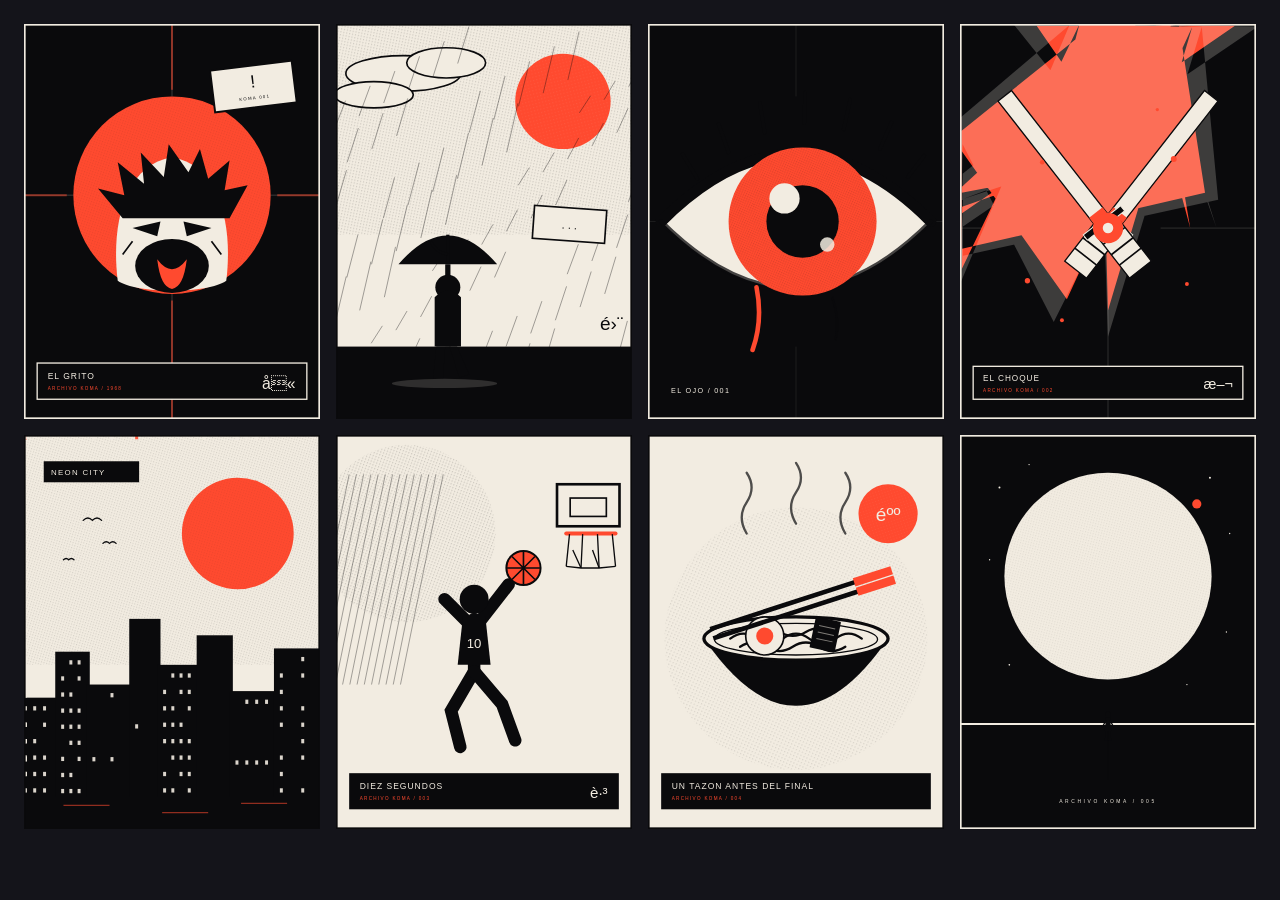
<file: tools/contact.html>
﻿<!DOCTYPE html>
<html lang="es">
<head>
<meta charset="UTF-8">
<title>Contacto</title>
<style>
  * { box-sizing: border-box; }
  body { margin: 0; padding: 24px; background: #14141a; font-family: Arial, sans-serif; }
  .grid { display: flex; flex-wrap: wrap; gap: 16px; }
  figure { margin: 0; width: calc(25% - 12px); background: #0a0a0c; }
  img { display: block; width: 100%; height: auto; }
</style>
</head>
<body>
<div class="grid">
  <figure><img src="../assets/img/panel-01.svg" alt="Panel 1"></figure>
  <figure><img src="../assets/img/panel-02.svg" alt="Panel 2"></figure>
  <figure><img src="../assets/img/panel-03.svg" alt="Panel 3"></figure>
  <figure><img src="../assets/img/panel-04.svg" alt="Panel 4"></figure>
  <figure><img src="../assets/img/panel-05.svg" alt="Panel 5"></figure>
  <figure><img src="../assets/img/panel-06.svg" alt="Panel 6"></figure>
  <figure><img src="../assets/img/panel-07.svg" alt="Panel 7"></figure>
  <figure><img src="../assets/img/panel-08.svg" alt="Panel 8"></figure>
</div>
</body>
</html>
</file>
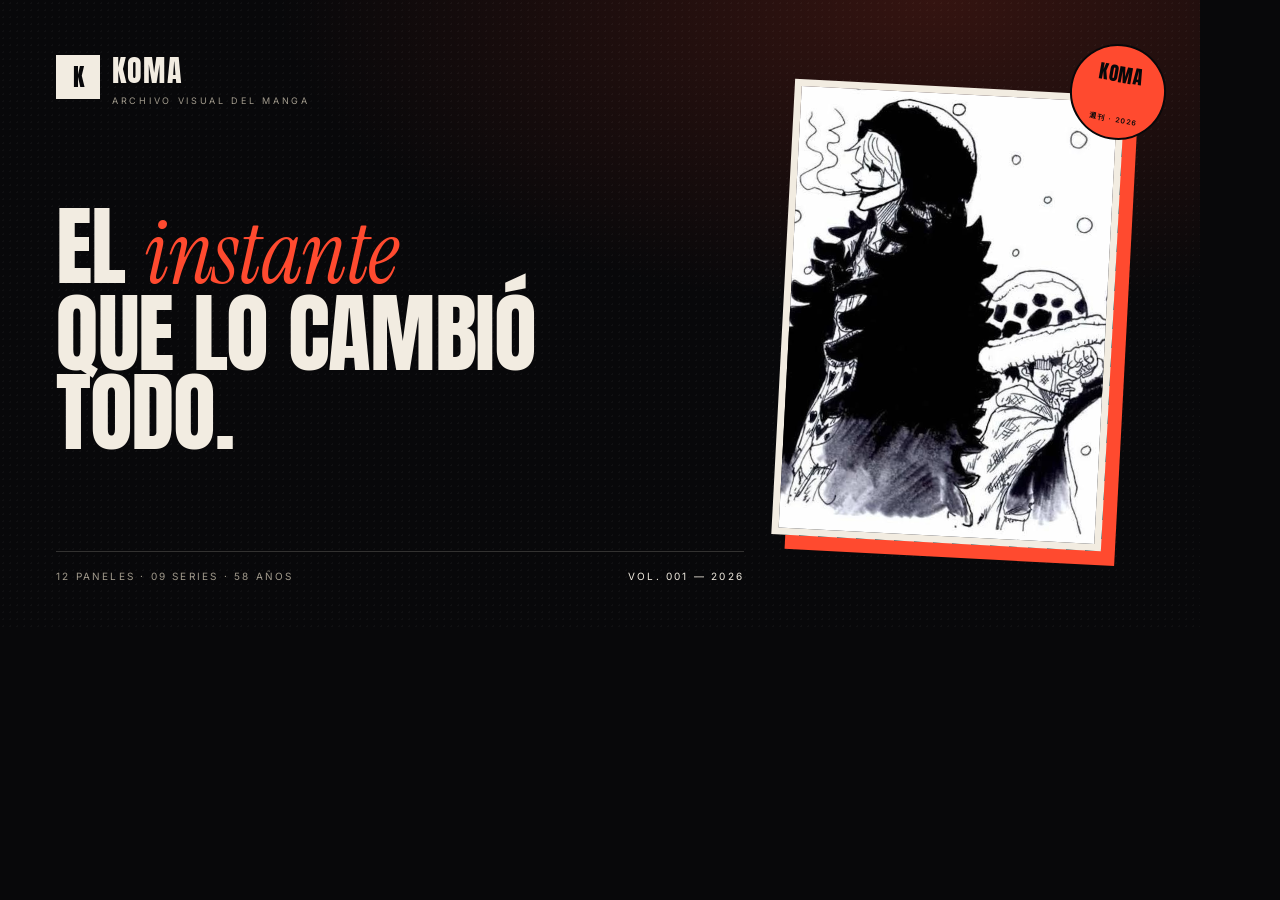
<file: tools/og-cover.html>
<!DOCTYPE html>
<html lang="es">
<head>
<meta charset="UTF-8">
<link rel="preconnect" href="https://fonts.googleapis.com">
<link rel="preconnect" href="https://fonts.gstatic.com" crossorigin>
<link href="https://fonts.googleapis.com/css2?family=Anton&family=Instrument+Serif:ital@0;1&family=Inter:wght@300;400;500;600&display=swap" rel="stylesheet">
<style>
  * { box-sizing: border-box; margin: 0; }
  html, body { width: 1200px; height: 630px; overflow: hidden; }
  body {
    background: #08080a;
    color: #f2ece1;
    font-family: "Inter", sans-serif;
    display: flex;
  }
  .og {
    position: relative;
    display: flex;
    width: 1200px;
    height: 630px;
    background:
      radial-gradient(100% 90% at 78% 0%, rgba(255, 74, 47, 0.18), transparent 55%),
      #08080a;
    overflow: hidden;
  }
  .og::before {
    content: "";
    position: absolute;
    inset: 0;
    background-image: radial-gradient(rgba(242, 236, 225, 0.1) 1px, transparent 1px);
    background-size: 7px 7px;
    opacity: 0.35;
  }
  .left {
    position: relative;
    z-index: 2;
    display: flex;
    flex: 1 1 62%;
    flex-direction: column;
    justify-content: space-between;
    padding: 48px 0 48px 56px;
  }
  .brand { display: flex; align-items: center; gap: 12px; }
  .brand__mark {
    display: grid;
    place-items: center;
    width: 44px;
    height: 44px;
    background: #f2ece1;
    color: #08080a;
    font-family: "Anton", sans-serif;
    font-size: 24px;
  }
  .brand__name { font-family: "Anton", sans-serif; font-size: 30px; letter-spacing: 0.04em; }
  .brand__tag {
    display: block;
    margin-top: 2px;
    font-size: 9px;
    letter-spacing: 0.3em;
    text-transform: uppercase;
    color: #a29b8d;
  }
  .title {
    font-family: "Anton", sans-serif;
    font-size: 88px;
    line-height: 0.9;
    letter-spacing: -0.015em;
    text-transform: uppercase;
  }
  .title em {
    font-family: "Instrument Serif", serif;
    font-style: italic;
    text-transform: none;
    color: #ff4a2f;
  }
  .foot {
    display: flex;
    align-items: center;
    justify-content: space-between;
    gap: 24px;
    padding-top: 18px;
    border-top: 1px solid rgba(242, 236, 225, 0.18);
    font-size: 10px;
    letter-spacing: 0.22em;
    text-transform: uppercase;
    color: #a29b8d;
  }
  .foot span:last-child { color: #f2ece1; }
  .right {
    position: relative;
    z-index: 2;
    display: flex;
    flex: 0 0 38%;
    align-items: center;
    justify-content: center;
    padding: 48px 48px 48px 0;
  }
  .right img {
    width: 330px;
    height: auto;
    border: 7px solid #f2ece1;
    box-shadow: 14px 14px 0 #ff4a2f;
    transform: rotate(3deg);
  }
  .sticker {
    position: absolute;
    right: 34px;
    top: 44px;
    z-index: 3;
    display: grid;
    place-items: center;
    width: 96px;
    height: 96px;
    border: 2px solid #08080a;
    border-radius: 50%;
    background: #ff4a2f;
    color: #08080a;
    font-family: "Anton", sans-serif;
    font-size: 19px;
    letter-spacing: 0.04em;
    transform: rotate(10deg);
  }
  .sticker small {
    display: block;
    font-family: "Inter", sans-serif;
    font-size: 7px;
    font-weight: 600;
    letter-spacing: 0.18em;
    text-align: center;
  }
</style>
</head>
<body>
  <div class="og">
    <div class="left">
      <div class="brand">
        <span class="brand__mark">K</span>
        <span>
          <span class="brand__name">KOMA</span>
          <span class="brand__tag">Archivo visual del manga</span>
        </span>
      </div>

      <div>
        <div class="title">El <em>instante</em><br>que lo cambió<br>todo.</div>
      </div>

      <div class="foot">
        <span>12 paneles · 09 series · 58 años</span>
        <span>Vol. 001 — 2026</span>
      </div>
    </div>

    <div class="right">
      <img src="../assets/img/panels/law-corazon.jpg" alt="Trafalgar Law y Corazón, de One Piece">
      <div class="sticker">KOMA<small>週刊 · 2026</small></div>
    </div>
  </div>
</body>
</html>
</file>
<file: css/style.css>
/* ============================================================
   KOMA — Archivo de paneles icónicos del manga
   style.css · hoja de estilos principal
   ------------------------------------------------------------
   ÍNDICE
   01. Variables globales (:root)
   02. Base y utilidades
   03. Contenedores y secciones
   04. Botones y enlaces
   05. Cabecera y menú (dropdown CSS)
   06. Hero
   07. Cinta tipográfica (ticker)
   08. Cifras
   09. Panel de la semana + aside
   10. Archivo + tarjetas + filtros
   11. Línea de tiempo
   12. Manifiesto (principios)
   13. Newsletter
   14. Footer
   15. Botón fijo "volver arriba"
   16. Animaciones
   17. Responsive
   ------------------------------------------------------------
   Unidades: px para el diseño general (anchos, rejilla,
   espacios, bordes) y rem/em/% para los elementos concretos
   (tipografía, iconos, proporciones flexibles).
   ============================================================ */

/* ============================================================
   01. VARIABLES GLOBALES
   ============================================================ */
:root {
  /* Paleta: tinta, papel y un único acento bermellón */
  --ink: #08080a;
  --ink-1: #0e0e12;
  --ink-2: #16161c;
  --ink-3: #1f1f27;
  --paper: #f2ece1;
  --paper-2: #d9d1c1;
  --muted: #a29b8d;
  --muted-dark: #6b6458;
  --red: #ff4a2f;
  --red-deep: #c92a13;

  /* Líneas y bordes */
  --line: rgba(242, 236, 225, 0.14);
  --line-strong: rgba(242, 236, 225, 0.3);
  --line-dark: rgba(8, 8, 10, 0.14);

  /* Tipografías (Google Fonts CDN) */
  --font-display: "Anton", "Arial Narrow", Impact, sans-serif;
  --font-serif: "Instrument Serif", Georgia, "Times New Roman", serif;
  --font-body: "Inter", system-ui, -apple-system, "Segoe UI", sans-serif;

  /* Anchos de diseño: entre 1000 y 2000 px */
  --w-narrow: 1000px;
  --w-base: 1280px;
  --w-wide: 1600px;
  --w-hero: 1760px;

  /* Medidas globales */
  --header-h: 84px;
  --gap: 32px;
  --radius: 2px;

  /* Movimiento */
  --ease: cubic-bezier(0.2, 0.7, 0.2, 1);
}

/* ============================================================
   02. BASE Y UTILIDADES
   ============================================================ */
html {
  scroll-padding-top: calc(var(--header-h) + 24px);
}

body {
  background-color: var(--ink);
  color: var(--paper);
  font-family: var(--font-body);
  font-size: 16px;
  font-weight: 400;
  overflow-x: hidden;
}

::selection {
  background: var(--red);
  color: var(--ink);
}

::-webkit-scrollbar {
  width: 10px;
}
::-webkit-scrollbar-track {
  background: var(--ink);
}
::-webkit-scrollbar-thumb {
  background: var(--ink-3);
  border: 2px solid var(--ink);
}
::-webkit-scrollbar-thumb:hover {
  background: var(--red);
}

.sr-only {
  position: absolute;
  width: 1px;
  height: 1px;
  padding: 0;
  margin: -1px;
  overflow: hidden;
  clip: rect(0, 0, 0, 0);
  white-space: nowrap;
  border: 0;
}

.skip-link {
  position: fixed;
  top: -100px;
  left: 24px;
  z-index: 300;
  padding: 12px 20px;
  background: var(--paper);
  color: var(--ink);
  font-size: 0.72rem;
  font-weight: 600;
  letter-spacing: 0.14em;
  text-transform: uppercase;
  transition: top 0.25s var(--ease);
}
.skip-link:focus {
  top: 24px;
}

/* ============================================================
   03. CONTENEDORES Y SECCIONES
   ============================================================ */
.container {
  width: var(--w-base);
  max-width: calc(100% - 80px);
  margin-inline: auto;
}

.container--wide {
  width: var(--w-wide);
}

.container--narrow {
  width: var(--w-narrow);
}

/* El hero respira un poco más de ancho (hasta 1760 px) */
.hero .container--wide {
  width: var(--w-hero);
}

.section {
  position: relative;
  padding: 104px 0;
}

.section[id] {
  scroll-margin-top: calc(var(--header-h) + 16px);
}

.section--tight {
  padding: 80px 0;
}

.section--paper {
  background: var(--paper);
  color: var(--ink);
}

.section__head {
  display: flex;
  flex-wrap: wrap;
  align-items: flex-end;
  justify-content: space-between;
  gap: 32px;
  margin-bottom: 56px;
}

.section__kicker {
  display: flex;
  align-items: center;
  gap: 10px;
  margin-bottom: 18px;
  font-size: 0.6rem;
  font-weight: 500;
  letter-spacing: 0.24em;
  text-transform: uppercase;
  color: var(--red);
}

.section__kicker::before {
  content: "";
  width: 26px;
  height: 1px;
  background: currentColor;
}

.section--paper .section__kicker {
  color: var(--red-deep);
}

.section__title {
  font-family: var(--font-display);
  font-size: clamp(2.4rem, 4.4vw, 4rem);
  font-weight: 400;
  line-height: 0.92;
  letter-spacing: -0.01em;
  text-transform: uppercase;
}

.section__title em {
  font-family: var(--font-serif);
  font-style: italic;
  font-weight: 400;
  text-transform: none;
  color: var(--red);
}

.section--paper .section__title em {
  color: var(--red-deep);
}

.section__desc {
  max-width: 380px;
  font-size: 0.9rem;
  font-weight: 300;
  line-height: 1.75;
  color: var(--muted);
}

.section--paper .section__desc {
  color: var(--muted-dark);
}

/* ============================================================
   04. BOTONES Y ENLACES
   ============================================================ */
.btn {
  display: inline-flex;
  align-items: center;
  justify-content: center;
  gap: 10px;
  padding: 15px 24px;
  border: 1px solid transparent;
  font-size: 0.66rem;
  font-weight: 600;
  letter-spacing: 0.16em;
  text-transform: uppercase;
  line-height: 1;
  transition: background 0.25s var(--ease), color 0.25s var(--ease),
    border-color 0.25s var(--ease), transform 0.25s var(--ease);
}

.btn i {
  font-size: 0.75rem;
  transition: transform 0.25s var(--ease);
}

.btn:hover i {
  transform: translateX(3px);
}

.btn--primary {
  background: var(--red);
  border-color: var(--red);
  color: var(--ink);
}

.btn--primary:hover {
  background: var(--paper);
  border-color: var(--paper);
}

.btn--ghost {
  border-color: var(--line-strong);
  color: var(--paper);
}

.btn--ghost:hover {
  background: var(--paper);
  border-color: var(--paper);
  color: var(--ink);
}

.btn--sm {
  padding: 11px 16px;
  font-size: 0.6rem;
}

.link-arrow {
  display: inline-flex;
  align-items: center;
  gap: 10px;
  padding-bottom: 6px;
  border-bottom: 1px solid var(--ink);
  font-size: 0.62rem;
  font-weight: 600;
  letter-spacing: 0.16em;
  text-transform: uppercase;
  transition: gap 0.25s var(--ease), color 0.25s var(--ease),
    border-color 0.25s var(--ease);
}

.link-arrow:hover {
  gap: 16px;
  color: var(--red-deep);
  border-color: var(--red-deep);
}

/* ============================================================
   05. CABECERA Y MENÚ
   Menú CSS puro inspirado en css3-menu-generator:
   hover + focus-within en escritorio, checkbox en móvil.
   ============================================================ */
.site-header {
  position: sticky;
  top: 0;
  z-index: 100;
  background: rgba(8, 8, 10, 0.86);
  border-bottom: 1px solid var(--line);
  -webkit-backdrop-filter: blur(20px) saturate(140%);
  backdrop-filter: blur(20px) saturate(140%);
}

.site-header__inner {
  display: flex;
  align-items: center;
  justify-content: space-between;
  gap: 32px;
  height: var(--header-h);
}

.brand {
  display: inline-flex;
  align-items: center;
  gap: 12px;
  flex-shrink: 0;
}

.brand__mark {
  position: relative;
  display: grid;
  place-items: center;
  width: 36px;
  height: 36px;
  background: var(--paper);
  color: var(--ink);
  font-family: var(--font-display);
  font-size: 1.15rem;
  line-height: 1;
}

.brand__mark::after {
  content: "";
  position: absolute;
  top: -5px;
  right: -5px;
  width: 9px;
  height: 9px;
  background: var(--red);
}

.brand__text {
  display: flex;
  flex-direction: column;
  line-height: 1;
}

.brand__name {
  font-family: var(--font-display);
  font-size: 1.55rem;
  letter-spacing: 0.04em;
}

.brand__tag {
  margin-top: 5px;
  font-size: 0.52rem;
  letter-spacing: 0.28em;
  text-transform: uppercase;
  color: var(--muted);
}

.nav {
  display: flex;
  align-items: center;
  gap: 28px;
}

.nav__list {
  display: flex;
  align-items: center;
  gap: 26px;
}

.nav__item {
  position: relative;
}

.nav__link {
  position: relative;
  display: inline-flex;
  align-items: center;
  gap: 6px;
  padding: 30px 0;
  font-size: 0.66rem;
  font-weight: 500;
  letter-spacing: 0.16em;
  text-transform: uppercase;
  color: var(--paper-2);
  transition: color 0.25s var(--ease);
}

.nav__link::after {
  content: "";
  position: absolute;
  left: 0;
  right: 0;
  bottom: 22px;
  height: 1px;
  background: var(--red);
  transform: scaleX(0);
  transform-origin: left;
  transition: transform 0.35s var(--ease);
}

.nav__link:hover,
.nav__item:focus-within > .nav__link {
  color: var(--paper);
}

.nav__link:hover::after,
.nav__item:focus-within > .nav__link::after {
  transform: scaleX(1);
}

.nav__link i {
  font-size: 0.48rem;
  opacity: 0.6;
  transition: transform 0.3s var(--ease);
}

.nav__item:hover .nav__link i,
.nav__item:focus-within .nav__link i {
  transform: rotate(180deg);
}

.nav__dropdown {
  position: absolute;
  top: calc(100% - 12px);
  left: 50%;
  z-index: 10;
  width: 340px;
  padding: 10px;
  background: var(--ink-1);
  border: 1px solid var(--line);
  border-top: 2px solid var(--red);
  box-shadow: 0 30px 60px rgba(0, 0, 0, 0.55);
  opacity: 0;
  visibility: hidden;
  pointer-events: none;
  transform: translate(-50%, 10px);
  transition: opacity 0.25s var(--ease), transform 0.25s var(--ease),
    visibility 0.25s;
}

.nav__item:hover > .nav__dropdown,
.nav__item:focus-within > .nav__dropdown {
  opacity: 1;
  visibility: visible;
  pointer-events: auto;
  transform: translate(-50%, 0);
}

.nav__dropdown-label {
  display: block;
  padding: 8px 12px 6px;
  font-size: 0.52rem;
  letter-spacing: 0.22em;
  text-transform: uppercase;
  color: var(--muted);
}

.nav__dropdown a {
  display: flex;
  align-items: baseline;
  justify-content: space-between;
  gap: 16px;
  padding: 10px 12px;
  font-size: 0.82rem;
  color: var(--paper-2);
  transition: background 0.2s var(--ease), color 0.2s var(--ease);
}

.nav__dropdown a:hover,
.nav__dropdown a:focus-visible {
  background: var(--ink-3);
  color: var(--paper);
}

.nav__dropdown a small {
  font-size: 0.58rem;
  letter-spacing: 0.12em;
  text-transform: uppercase;
  color: var(--muted);
}

.nav__actions {
  display: flex;
  align-items: center;
  gap: 10px;
}

.icon-btn {
  display: grid;
  place-items: center;
  width: 38px;
  height: 38px;
  border: 1px solid var(--line);
  color: var(--paper-2);
  font-size: 0.82rem;
  transition: background 0.25s var(--ease), color 0.25s var(--ease),
    border-color 0.25s var(--ease);
}

.icon-btn:hover {
  background: var(--paper);
  border-color: var(--paper);
  color: var(--ink);
}

/* Checkbox y hamburguesa (solo móvil) */
.nav-toggle {
  position: absolute;
  width: 1px;
  height: 1px;
  opacity: 0;
  pointer-events: none;
}

.nav-burger {
  display: none;
  flex-direction: column;
  align-items: center;
  justify-content: center;
  gap: 5px;
  width: 44px;
  height: 44px;
  border: 1px solid var(--line);
  cursor: pointer;
}

.nav-burger span {
  width: 20px;
  height: 1.5px;
  background: var(--paper);
  transition: transform 0.3s var(--ease), opacity 0.2s var(--ease);
}

.nav-toggle:focus-visible + .nav-burger {
  outline: 2px solid var(--red);
  outline-offset: 3px;
}

.nav-toggle:checked + .nav-burger span:nth-child(1) {
  transform: translateY(6.5px) rotate(45deg);
}

.nav-toggle:checked + .nav-burger span:nth-child(2) {
  opacity: 0;
}

.nav-toggle:checked + .nav-burger span:nth-child(3) {
  transform: translateY(-6.5px) rotate(-45deg);
}

/* ============================================================
   06. HERO
   ============================================================ */
.hero {
  position: relative;
  padding-top: 8px;
  overflow: hidden;
  background: radial-gradient(
      120% 90% at 72% 8%,
      rgba(255, 74, 47, 0.12),
      transparent 55%
    ),
    var(--ink);
}

.hero__meta {
  display: flex;
  flex-wrap: wrap;
  justify-content: space-between;
  gap: 12px;
  padding: 20px 0;
  border-bottom: 1px solid var(--line);
  font-size: 0.58rem;
  letter-spacing: 0.22em;
  text-transform: uppercase;
  color: var(--muted);
}

.hero__meta span:last-child {
  color: var(--paper-2);
}

.hero__grid {
  display: flex;
  align-items: center;
  gap: 48px;
  padding: 64px 0 88px;
}

.hero__content {
  flex: 1 1 54%;
  min-width: 0;
}

.eyebrow {
  display: flex;
  align-items: center;
  gap: 12px;
  margin-bottom: 24px;
  font-size: 0.62rem;
  font-weight: 500;
  letter-spacing: 0.22em;
  text-transform: uppercase;
  color: var(--red);
}

.eyebrow::before {
  content: "";
  width: 28px;
  height: 1px;
  background: currentColor;
}

.hero__title {
  font-family: var(--font-display);
  font-size: clamp(4rem, 8.6vw, 8.6rem);
  font-weight: 400;
  line-height: 0.86;
  letter-spacing: -0.015em;
  text-transform: uppercase;
}

.hero__title em {
  display: inline-block;
  font-family: var(--font-serif);
  font-style: italic;
  font-weight: 400;
  font-size: 1.02em;
  line-height: 0.8;
  letter-spacing: -0.02em;
  text-transform: none;
  color: var(--red);
  transform: translateY(0.03em);
}

.hero__lead {
  max-width: 540px;
  margin-top: 32px;
  font-size: 1.02rem;
  font-weight: 300;
  line-height: 1.75;
  color: var(--muted);
}

.hero__lead strong {
  color: var(--paper-2);
  font-weight: 500;
}

.hero__actions {
  display: flex;
  flex-wrap: wrap;
  gap: 12px;
  margin-top: 36px;
}

.hero__facts {
  display: flex;
  flex-wrap: wrap;
  gap: 36px;
  margin-top: 48px;
  padding-top: 24px;
  border-top: 1px solid var(--line);
}

.hero__fact {
  display: flex;
  flex-direction: column;
  gap: 4px;
  font-size: 0.56rem;
  letter-spacing: 0.18em;
  text-transform: uppercase;
  color: var(--muted);
}

.hero__fact b {
  font-family: var(--font-display);
  font-size: 1.5rem;
  font-weight: 400;
  line-height: 1;
  letter-spacing: 0.02em;
  color: var(--paper);
}

/* Composición de láminas */
.hero__visual {
  position: relative;
  flex: 1 1 46%;
  min-height: 640px;
}

.frame {
  position: absolute;
  margin: 0;
  padding: 9px 9px 30px;
  background: var(--paper);
  border: 1px solid rgba(0, 0, 0, 0.45);
  box-shadow: 0 30px 70px rgba(0, 0, 0, 0.55);
}

.frame img {
  width: 100%;
  height: auto;
}

.frame figcaption {
  position: absolute;
  left: 12px;
  bottom: 9px;
  font-size: 0.48rem;
  letter-spacing: 0.18em;
  text-transform: uppercase;
  color: var(--ink);
}

.frame--back {
  top: 0;
  left: 0;
  width: 56%;
  transform: rotate(-7deg);
}

.frame--front {
  right: 0;
  bottom: 0;
  width: 62%;
  transform: rotate(4deg);
  box-shadow: 14px 14px 0 rgba(255, 74, 47, 0.92),
    0 30px 70px rgba(0, 0, 0, 0.55);
}

.sticker {
  position: absolute;
  top: 3%;
  right: 0;
  z-index: 3;
  display: flex;
  flex-direction: column;
  align-items: center;
  justify-content: center;
  width: 116px;
  height: 116px;
  background: var(--red);
  color: var(--ink);
  border: 2px solid var(--ink);
  border-radius: 50%;
  text-align: center;
  transform: rotate(10deg);
  box-shadow: 0 12px 30px rgba(0, 0, 0, 0.4);
  animation: float 6s ease-in-out infinite;
}

.sticker__big {
  font-family: var(--font-display);
  font-size: 1.3rem;
  line-height: 1;
  letter-spacing: 0.04em;
}

.sticker__small {
  margin-top: 5px;
  font-size: 0.46rem;
  font-weight: 600;
  letter-spacing: 0.18em;
  text-transform: uppercase;
}

.hero__vertical {
  position: absolute;
  left: -18px;
  bottom: -30px;
  z-index: 0;
  writing-mode: vertical-rl;
  font-family: var(--font-serif);
  font-size: 7rem;
  line-height: 1;
  color: rgba(242, 236, 225, 0.06);
  user-select: none;
}

/* ============================================================
   07. CINTA TIPOGRÁFICA
   ============================================================ */
.ticker {
  overflow: hidden;
  background: var(--paper);
  color: var(--ink);
  border-top: 1px solid var(--ink);
  border-bottom: 1px solid var(--ink);
}

.ticker__track {
  display: flex;
  width: max-content;
  animation: marquee 42s linear infinite;
}

.ticker:hover .ticker__track {
  animation-play-state: paused;
}

.ticker__group {
  display: flex;
  align-items: center;
  gap: 36px;
  padding: 16px 18px;
}

.ticker__item {
  font-family: var(--font-display);
  font-size: 1.2rem;
  letter-spacing: 0.05em;
  white-space: nowrap;
}

.ticker__star {
  font-size: 0.8rem;
  color: var(--red);
}

/* ============================================================
   08. CIFRAS
   ============================================================ */
.stats {
  border-bottom: 1px solid var(--line);
}

.stats__list {
  display: flex;
  flex-wrap: wrap;
}

.stats__item {
  display: flex;
  flex: 1 1 200px;
  flex-direction: column;
  gap: 6px;
  padding: 40px 32px;
  border-left: 1px solid var(--line);
}

.stats__item:first-child {
  padding-left: 0;
  border-left: 0;
}

.stats__num {
  font-family: var(--font-display);
  font-size: 2.9rem;
  line-height: 1;
  letter-spacing: 0.01em;
}

.stats__num sup {
  margin-left: 2px;
  font-size: 0.42em;
  color: var(--red);
  vertical-align: super;
}

.stats__label {
  font-size: 0.58rem;
  letter-spacing: 0.18em;
  text-transform: uppercase;
  color: var(--muted);
}

/* ============================================================
   09. PANEL DE LA SEMANA + ASIDE
   ============================================================ */
.feature-layout {
  display: flex;
  align-items: flex-start;
  gap: 56px;
}

.feature-main {
  flex: 1 1 auto;
  min-width: 0;
}

.feature__grid {
  display: flex;
  align-items: center;
  gap: 48px;
}

.feature__figure {
  position: relative;
  flex: 1 1 44%;
  margin: 0;
}

.feature__figure img {
  width: 100%;
  height: auto;
  border: 8px solid var(--ink);
  box-shadow: 16px 16px 0 var(--red);
}

.feature__badge {
  position: absolute;
  top: -18px;
  left: -18px;
  z-index: 2;
  display: grid;
  place-items: center;
  width: 58px;
  height: 58px;
  background: var(--ink);
  color: var(--paper);
  font-family: var(--font-display);
  font-size: 1.2rem;
  letter-spacing: 0.04em;
}

.feature__caption {
  margin-top: 26px;
  font-size: 0.52rem;
  letter-spacing: 0.16em;
  text-transform: uppercase;
  color: var(--muted-dark);
}

.feature__body {
  flex: 1 1 56%;
  min-width: 0;
}

.tag {
  display: inline-flex;
  align-items: center;
  gap: 7px;
  font-size: 0.58rem;
  font-weight: 600;
  letter-spacing: 0.18em;
  text-transform: uppercase;
  color: var(--red-deep);
}

.tag i {
  font-size: 0.62rem;
}

.feature__title {
  margin: 14px 0 20px;
  font-family: var(--font-display);
  font-size: clamp(2.2rem, 3.8vw, 3.6rem);
  font-weight: 400;
  line-height: 0.94;
  text-transform: uppercase;
}

.feature__title em {
  font-family: var(--font-serif);
  font-style: italic;
  font-weight: 400;
  text-transform: none;
  color: var(--red-deep);
}

.feature__text {
  margin-bottom: 14px;
  font-size: 0.92rem;
  line-height: 1.8;
  color: var(--muted-dark);
}

.feature__text strong {
  color: var(--ink);
  font-weight: 600;
}

.feature__quote {
  margin: 28px 0;
  padding-left: 20px;
  border-left: 2px solid var(--red-deep);
  font-family: var(--font-serif);
  font-style: italic;
  font-size: 1.45rem;
  line-height: 1.35;
  color: var(--ink);
}

.ficha {
  display: flex;
  flex-wrap: wrap;
  margin: 28px 0;
  border-top: 1px solid var(--line-dark);
  border-bottom: 1px solid var(--line-dark);
}

.ficha__item {
  flex: 1 1 50%;
  padding: 14px 16px 14px 0;
  border-bottom: 1px solid var(--line-dark);
}

.ficha__item:nth-last-child(-n + 2) {
  border-bottom: 0;
}

.ficha dt {
  margin-bottom: 3px;
  font-size: 0.52rem;
  letter-spacing: 0.18em;
  text-transform: uppercase;
  color: var(--muted-dark);
}

.ficha dd {
  font-size: 0.8rem;
  font-weight: 500;
  color: var(--ink);
}

.feature__note {
  display: flex;
  align-items: flex-start;
  gap: 8px;
  margin-top: 24px;
  font-size: 0.64rem;
  line-height: 1.6;
  color: var(--muted-dark);
}

.feature__note i {
  margin-top: 2px;
  color: var(--red-deep);
}

/* Aside */
.sidebar {
  position: sticky;
  top: calc(var(--header-h) + 32px);
  display: flex;
  flex: 0 0 300px;
  flex-direction: column;
  gap: 20px;
}

.sidebar__block {
  padding: 22px;
  background: rgba(8, 8, 10, 0.025);
  border: 1px solid var(--line-dark);
}

.sidebar__title {
  display: flex;
  align-items: center;
  justify-content: space-between;
  gap: 16px;
  margin-bottom: 16px;
  padding-bottom: 12px;
  border-bottom: 1px solid var(--line-dark);
  font-family: var(--font-display);
  font-size: 1.05rem;
  font-weight: 400;
  letter-spacing: 0.05em;
  text-transform: uppercase;
}

.sidebar__title i {
  font-size: 0.8rem;
  color: var(--red-deep);
}

.rank {
  display: flex;
  gap: 14px;
  padding: 12px 0;
  border-bottom: 1px solid var(--line-dark);
}

.rank:last-child {
  padding-bottom: 0;
  border-bottom: 0;
}

.rank__num {
  flex-shrink: 0;
  width: 26px;
  font-family: var(--font-display);
  font-size: 1.3rem;
  line-height: 1;
  color: var(--red-deep);
}

.rank__title {
  display: block;
  font-size: 0.8rem;
  font-weight: 600;
  line-height: 1.35;
  color: var(--ink);
  transition: color 0.2s var(--ease);
}

.rank:hover .rank__title {
  color: var(--red-deep);
}

.rank__meta {
  display: block;
  margin-top: 3px;
  font-size: 0.54rem;
  letter-spacing: 0.14em;
  text-transform: uppercase;
  color: var(--muted-dark);
}

.glossary dt {
  margin-top: 11px;
  font-size: 0.76rem;
  font-weight: 600;
  color: var(--ink);
}

.glossary dt:first-child {
  margin-top: 0;
}

.glossary dd {
  margin-top: 2px;
  font-size: 0.73rem;
  line-height: 1.6;
  color: var(--muted-dark);
}

.sidebar__note {
  font-size: 0.72rem;
  line-height: 1.65;
  color: var(--muted-dark);
}

.sidebar__note b {
  color: var(--red-deep);
}

.sidebar__note a {
  display: inline-flex;
  align-items: center;
  gap: 6px;
  margin-top: 10px;
  font-size: 0.58rem;
  font-weight: 600;
  letter-spacing: 0.14em;
  text-transform: uppercase;
  color: var(--ink);
  border-bottom: 1px solid var(--ink);
  padding-bottom: 3px;
}

/* ============================================================
   10. ARCHIVO, TARJETAS Y FILTROS
   ============================================================ */
.archive {
  border-top: 1px solid var(--line);
}

.archive__toolbar {
  display: flex;
  flex-wrap: wrap;
  align-items: center;
  justify-content: space-between;
  gap: 20px;
  margin-bottom: 40px;
}

.archive__filters {
  position: relative;
}

.chips {
  display: flex;
  flex-wrap: wrap;
  gap: 8px;
}

.chip {
  display: inline-flex;
  align-items: center;
  gap: 6px;
  padding: 9px 14px;
  border: 1px solid var(--line-strong);
  font-size: 0.56rem;
  font-weight: 500;
  letter-spacing: 0.16em;
  text-transform: uppercase;
  color: var(--muted);
  cursor: pointer;
  transition: background 0.25s var(--ease), color 0.25s var(--ease),
    border-color 0.25s var(--ease);
}

.chip:hover {
  color: var(--paper);
  border-color: var(--paper-2);
}

.chip small {
  font-size: 0.48rem;
  opacity: 0.6;
}

/* Filtros accesibles: radio + label, sin JavaScript */
.archive__filters input {
  position: absolute;
  width: 1px;
  height: 1px;
  opacity: 0;
  pointer-events: none;
}

.archive__filters input:checked + .chip {
  background: var(--paper);
  border-color: var(--paper);
  color: var(--ink);
}

.archive__filters input:focus-visible + .chip {
  outline: 2px solid var(--red);
  outline-offset: 2px;
}

.archive__count {
  font-size: 0.56rem;
  letter-spacing: 0.18em;
  text-transform: uppercase;
  color: var(--muted);
}

.archive__count span {
  display: none;
}

.archive__count .count-todos {
  display: inline;
}

/* Filtrado con :has() — si el navegador no lo soporta, se ven todas */
.archive:has(#f-shonen:checked) .card:not([data-cat="shonen"]),
.archive:has(#f-seinen:checked) .card:not([data-cat="seinen"]),
.archive:has(#f-deportes:checked) .card:not([data-cat="deportes"]),
.archive:has(#f-ciencia:checked) .card:not([data-cat="ciencia"]),
.archive:has(#f-sobrenatural:checked) .card:not([data-cat="sobrenatural"]) {
  display: none;
}

.archive:has(#f-shonen:checked) .count-todos,
.archive:has(#f-seinen:checked) .count-todos,
.archive:has(#f-deportes:checked) .count-todos,
.archive:has(#f-ciencia:checked) .count-todos,
.archive:has(#f-sobrenatural:checked) .count-todos {
  display: none;
}

.archive:has(#f-shonen:checked) .count-shonen,
.archive:has(#f-seinen:checked) .count-seinen,
.archive:has(#f-deportes:checked) .count-deportes,
.archive:has(#f-ciencia:checked) .count-ciencia,
.archive:has(#f-sobrenatural:checked) .count-sobrenatural {
  display: inline;
}

.archive__grid {
  display: flex;
  flex-wrap: wrap;
  gap: 40px 32px;
}

.card {
  display: flex;
  flex: 1 1 calc(33.333% - 1.334rem);
  flex-direction: column;
  min-width: 0;
}

.card__media {
  position: relative;
  display: block;
  overflow: hidden;
  aspect-ratio: 4 / 5;
  background: var(--ink-2);
  border: 1px solid var(--line);
}

.card__media img {
  width: 100%;
  height: 100%;
  object-fit: cover;
  filter: saturate(0.9);
  transition: transform 0.7s var(--ease), filter 0.7s var(--ease);
}

.card:hover .card__media img {
  filter: saturate(1.05);
  transform: scale(1.045);
}

.card__overlay {
  position: absolute;
  inset: 0;
  background: linear-gradient(to top, rgba(8, 8, 10, 0.78), transparent 55%);
  opacity: 0;
  transition: opacity 0.4s var(--ease);
}

.card:hover .card__overlay {
  opacity: 1;
}

.card__cat {
  position: absolute;
  top: 12px;
  left: 12px;
  padding: 5px 8px;
  background: var(--paper);
  color: var(--ink);
  font-size: 0.5rem;
  font-weight: 600;
  letter-spacing: 0.16em;
  text-transform: uppercase;
}

.card__open {
  position: absolute;
  right: 16px;
  bottom: 16px;
  display: grid;
  place-items: center;
  width: 42px;
  height: 42px;
  background: var(--red);
  color: var(--ink);
  font-size: 0.85rem;
  opacity: 0;
  transform: translateY(10px);
  transition: opacity 0.35s var(--ease), transform 0.35s var(--ease);
}

.card:hover .card__open {
  opacity: 1;
  transform: translateY(0);
}

.card__body {
  display: flex;
  flex: 1;
  flex-direction: column;
  padding-top: 18px;
}

.card__title {
  margin-bottom: 10px;
  font-family: var(--font-display);
  font-size: 1.5rem;
  font-weight: 400;
  line-height: 1.02;
  letter-spacing: 0.005em;
  text-transform: uppercase;
}

.card__title a {
  transition: color 0.25s var(--ease);
}

.card:hover .card__title a {
  color: var(--red);
}

.card__excerpt {
  margin-bottom: 20px;
  font-size: 0.83rem;
  font-weight: 300;
  line-height: 1.7;
  color: var(--muted);
}

.card__foot {
  display: flex;
  align-items: center;
  justify-content: space-between;
  gap: 16px;
  margin-top: auto;
  padding-top: 12px;
  border-top: 1px solid var(--line);
  font-size: 0.55rem;
  letter-spacing: 0.13em;
  text-transform: uppercase;
  color: var(--muted);
}

.card__foot span:first-child {
  color: var(--paper-2);
}

/* ============================================================
   11. LÍNEA DE TIEMPO
   ============================================================ */
.timeline {
  display: flex;
  flex-wrap: wrap;
}

.timeline__item {
  position: relative;
  flex: 1 1 180px;
  padding: 28px 24px 0 0;
  border-top: 1px solid var(--line);
}

.timeline__item::before {
  content: "";
  position: absolute;
  top: -4px;
  left: 0;
  width: 7px;
  height: 7px;
  background: var(--red);
}

.timeline__year {
  margin-bottom: 9px;
  font-family: var(--font-display);
  font-size: 2rem;
  line-height: 1;
  color: var(--paper);
}

.timeline__year span {
  color: var(--red);
}

.timeline__title {
  margin-bottom: 6px;
  font-size: 0.8rem;
  font-weight: 600;
  letter-spacing: 0.02em;
}

.timeline__text {
  font-size: 0.76rem;
  font-weight: 300;
  line-height: 1.65;
  color: var(--muted);
}

/* ============================================================
   12. MANIFIESTO
   ============================================================ */
.principles {
  display: flex;
  flex-wrap: wrap;
  gap: 24px;
}

.principle {
  position: relative;
  flex: 1 1 260px;
  padding: 32px 28px;
  overflow: hidden;
  border: 1px solid var(--line);
  transition: border-color 0.3s var(--ease), transform 0.3s var(--ease);
}

.principle::after {
  content: "";
  position: absolute;
  top: 0;
  left: 0;
  width: 100%;
  height: 2px;
  background: var(--red);
  transform: scaleX(0);
  transform-origin: left;
  transition: transform 0.4s var(--ease);
}

.principle:hover {
  border-color: var(--line-strong);
  transform: translateY(-4px);
}

.principle:hover::after {
  transform: scaleX(1);
}

.principle__num {
  font-family: var(--font-display);
  font-size: 3.2rem;
  line-height: 1;
  color: transparent;
  -webkit-text-stroke: 1px rgba(242, 236, 225, 0.35);
}

.principle__title {
  margin: 20px 0 10px;
  font-family: var(--font-display);
  font-size: 1.25rem;
  font-weight: 400;
  letter-spacing: 0.03em;
  text-transform: uppercase;
}

.principle__text {
  font-size: 0.82rem;
  font-weight: 300;
  line-height: 1.7;
  color: var(--muted);
}

/* ============================================================
   13. NEWSLETTER
   ============================================================ */
.newsletter {
  position: relative;
  overflow: hidden;
  padding: 80px 0;
  background: var(--red);
  color: var(--ink);
}

.newsletter::before {
  content: "";
  position: absolute;
  inset: 0;
  background-image: radial-gradient(
    rgba(8, 8, 10, 0.22) 1.2px,
    transparent 1.2px
  );
  background-size: 9px 9px;
  opacity: 0.5;
}

.newsletter__inner {
  position: relative;
  z-index: 1;
  display: flex;
  flex-wrap: wrap;
  align-items: center;
  justify-content: space-between;
  gap: 48px;
}

.newsletter__copy {
  flex: 1 1 480px;
}

.newsletter__eyebrow {
  display: flex;
  align-items: center;
  gap: 10px;
  margin-bottom: 18px;
  font-size: 0.6rem;
  font-weight: 600;
  letter-spacing: 0.24em;
  text-transform: uppercase;
}

.newsletter__eyebrow::before {
  content: "";
  width: 26px;
  height: 1px;
  background: currentColor;
}

.newsletter__title {
  font-family: var(--font-display);
  font-size: clamp(2.6rem, 5vw, 4.6rem);
  font-weight: 400;
  line-height: 0.9;
  letter-spacing: -0.01em;
  text-transform: uppercase;
}

.newsletter__title em {
  font-family: var(--font-serif);
  font-style: italic;
  font-weight: 400;
  text-transform: none;
}

.newsletter__text {
  max-width: 460px;
  margin-top: 18px;
  font-size: 0.9rem;
  line-height: 1.7;
  color: rgba(8, 8, 10, 0.82);
}

.newsletter__form {
  flex: 1 1 420px;
  max-width: 520px;
}

.form {
  display: flex;
  flex-wrap: wrap;
  gap: 10px;
}

.form input {
  flex: 1 1 220px;
  min-width: 0;
  padding: 16px 18px;
  background: rgba(8, 8, 10, 0.92);
  border: 1px solid var(--ink);
  color: var(--paper);
  font-size: 0.85rem;
}

.form input::placeholder {
  color: rgba(242, 236, 225, 0.45);
}

.form input:focus {
  outline: 2px solid var(--paper);
  outline-offset: 2px;
}

.form button {
  display: inline-flex;
  flex: 0 0 auto;
  align-items: center;
  gap: 8px;
  padding: 16px 22px;
  background: var(--paper);
  border: 1px solid var(--ink);
  color: var(--ink);
  font-size: 0.6rem;
  font-weight: 600;
  letter-spacing: 0.16em;
  text-transform: uppercase;
  transition: background 0.25s var(--ease), color 0.25s var(--ease);
}

.form button:hover {
  background: var(--ink);
  color: var(--paper);
}

.form__note {
  display: flex;
  align-items: center;
  gap: 7px;
  margin-top: 12px;
  font-size: 0.6rem;
  letter-spacing: 0.06em;
  color: rgba(8, 8, 10, 0.65);
}

/* ============================================================
   14. FOOTER
   ============================================================ */
.site-footer {
  padding-top: 80px;
  background: var(--ink);
  border-top: 1px solid var(--line);
}

.footer__grid {
  display: flex;
  flex-wrap: wrap;
  justify-content: space-between;
  gap: 48px;
  padding-bottom: 64px;
}

.footer__brand {
  flex: 1 1 300px;
  max-width: 370px;
}

.footer__desc {
  margin-top: 20px;
  font-size: 0.82rem;
  font-weight: 300;
  line-height: 1.75;
  color: var(--muted);
}

.footer__badge {
  display: inline-flex;
  align-items: center;
  gap: 8px;
  margin-top: 24px;
  padding: 8px 12px;
  border: 1px solid var(--line);
  font-size: 0.52rem;
  letter-spacing: 0.16em;
  text-transform: uppercase;
  color: var(--muted);
}

.footer__badge i {
  color: var(--red);
}

.footer__col {
  flex: 0 1 160px;
}

.footer__title {
  margin-bottom: 16px;
  font-size: 0.56rem;
  font-weight: 600;
  letter-spacing: 0.2em;
  text-transform: uppercase;
  color: var(--paper);
}

.footer__links {
  display: flex;
  flex-direction: column;
  gap: 2px;
}

.footer__link {
  padding: 5px 0;
  font-size: 0.8rem;
  font-weight: 300;
  color: var(--muted);
  transition: color 0.2s var(--ease), padding-left 0.2s var(--ease);
}

.footer__link:hover {
  padding-left: 5px;
  color: var(--paper);
}

.footer__socials {
  display: flex;
  flex-wrap: wrap;
  gap: 8px;
  margin-top: 16px;
}

.footer__social {
  display: grid;
  place-items: center;
  width: 40px;
  height: 40px;
  border: 1px solid var(--line);
  color: var(--paper-2);
  font-size: 0.9rem;
  transition: background 0.25s var(--ease), color 0.25s var(--ease),
    border-color 0.25s var(--ease), transform 0.25s var(--ease);
}

.footer__social:hover {
  background: var(--red);
  border-color: var(--red);
  color: var(--ink);
  transform: translateY(-3px);
}

.footer__wordmark {
  padding-top: 16px;
  font-family: var(--font-display);
  font-size: clamp(5rem, 17vw, 15rem);
  line-height: 0.72;
  letter-spacing: 0.02em;
  text-align: center;
  color: rgba(242, 236, 225, 0.035);
  -webkit-text-stroke: 1px rgba(242, 236, 225, 0.16);
  user-select: none;
}

.footer__bottom {
  display: flex;
  flex-wrap: wrap;
  align-items: center;
  justify-content: space-between;
  gap: 16px;
  padding: 22px 96px 22px 0;
  border-top: 1px solid var(--line);
  font-size: 0.6rem;
  letter-spacing: 0.04em;
  color: var(--muted);
}

.footer__legal {
  display: flex;
  flex-wrap: wrap;
  gap: 22px;
}

.footer__legal a {
  transition: color 0.2s var(--ease);
}

.footer__legal a:hover {
  color: var(--paper);
}

.footer__credit i {
  color: var(--red);
}

/* ============================================================
   15. BOTÓN FIJO (esquina inferior derecha)
   ============================================================ */
.to-top {
  position: fixed;
  right: 24px;
  bottom: 24px;
  z-index: 90;
  display: flex;
  flex-direction: column;
  align-items: center;
  justify-content: center;
  gap: 2px;
  width: 54px;
  height: 54px;
  background: var(--red);
  border: 1px solid var(--ink);
  color: var(--ink);
  box-shadow: 0 12px 30px rgba(0, 0, 0, 0.45);
  transition: background 0.25s var(--ease), transform 0.25s var(--ease);
}

.to-top::before {
  content: "";
  position: absolute;
  inset: 4px;
  border: 1px solid rgba(8, 8, 10, 0.35);
  pointer-events: none;
}

.to-top i {
  font-size: 0.85rem;
}

.to-top span {
  font-size: 0.44rem;
  font-weight: 600;
  letter-spacing: 0.12em;
}

.to-top:hover {
  background: var(--paper);
  transform: translateY(-4px);
}

.to-top:focus-visible {
  outline-color: var(--paper);
}

/* ============================================================
   16. ANIMACIONES
   ============================================================ */
@keyframes rise {
  from {
    opacity: 0;
    transform: translateY(26px);
  }
  to {
    opacity: 1;
    transform: translateY(0);
  }
}

@keyframes float {
  0%,
  100% {
    transform: rotate(10deg) translateY(0);
  }
  50% {
    transform: rotate(10deg) translateY(-10px);
  }
}

@keyframes marquee {
  from {
    transform: translateX(0);
  }
  to {
    transform: translateX(-50%);
  }
}

.hero__content > * {
  animation: rise 0.85s var(--ease) both;
}

.hero__content > *:nth-child(2) {
  animation-delay: 0.08s;
}

.hero__content > *:nth-child(3) {
  animation-delay: 0.16s;
}

.hero__content > *:nth-child(4) {
  animation-delay: 0.24s;
}

.hero__content > *:nth-child(5) {
  animation-delay: 0.32s;
}

.hero__visual {
  animation: rise 1.1s var(--ease) 0.28s both;
}

/* ============================================================
   17. RESPONSIVE
   ============================================================ */
@media (max-width: 1360px) {
  .container {
    max-width: calc(100% - 64px);
  }

  .hero__grid {
    gap: 32px;
  }

  .feature-layout {
    gap: 40px;
  }

  .sidebar {
    flex-basis: 280px;
  }
}

@media (max-width: 1180px) {
  .container {
    max-width: calc(100% - 56px);
  }

  .hero__title {
    font-size: clamp(3.6rem, 8.2vw, 7rem);
  }

  .feature-layout {
    flex-wrap: wrap;
  }

  .feature-main {
    flex: 1 1 100%;
  }

  .sidebar {
    position: static;
    flex: 1 1 100%;
    flex-direction: row;
    flex-wrap: wrap;
  }

  .sidebar__block {
    flex: 1 1 260px;
  }
}

/* --- Menú móvil --- */
@media (max-width: 1120px) {
  .nav-burger {
    display: flex;
  }

  .nav {
    position: absolute;
    top: 100%;
    left: 0;
    right: 0;
    display: none;
    flex-direction: column;
    align-items: stretch;
    gap: 0;
    height: calc(100vh - var(--header-h));
    height: calc(100dvh - var(--header-h));
    padding: 8px 28px 48px;
    overflow-y: auto;
    background: var(--ink);
    border-top: 1px solid var(--line);
  }

  .nav-toggle:checked ~ .nav {
    display: flex;
  }

  body:has(.nav-toggle:checked) {
    overflow: hidden;
  }

  .nav__list {
    flex-direction: column;
    align-items: stretch;
    gap: 0;
  }

  .nav__item {
    width: 100%;
    border-bottom: 1px solid var(--line);
  }

  .nav__link {
    justify-content: space-between;
    width: 100%;
    padding: 20px 0;
    font-size: 0.82rem;
  }

  .nav__link::after {
    display: none;
  }

  .nav__dropdown {
    position: static;
    display: flex;
    flex-wrap: wrap;
    gap: 0 4px;
    width: 100%;
    padding: 0 0 18px;
    background: none;
    border: 0;
    box-shadow: none;
    opacity: 1;
    visibility: visible;
    pointer-events: auto;
    transform: none;
  }

  .nav__dropdown-label {
    width: 100%;
    padding: 0 0 4px;
  }

  .nav__dropdown a {
    padding: 5px 12px 5px 0;
    font-size: 0.78rem;
  }

  .nav__dropdown a small {
    display: none;
  }

  .nav__actions {
    margin-top: 28px;
    width: 100%;
  }

  .nav__actions .btn {
    flex: 1;
  }

  .hero__grid {
    gap: 24px;
  }
}

@media (max-width: 960px) {
  .section {
    padding: 84px 0;
  }

  .hero__grid {
    flex-direction: column;
    align-items: stretch;
    padding: 48px 0 72px;
  }

  .hero__content {
    flex: 1 1 auto;
  }

  .hero__title {
    font-size: clamp(3.4rem, 12vw, 6.2rem);
  }

  .hero__visual {
    flex: 1 1 auto;
    width: 100%;
    max-width: 620px;
    min-height: 580px;
    margin: 24px auto 0;
  }

  .hero__vertical {
    display: none;
  }

  .stats__item {
    flex: 1 1 50%;
    padding: 28px 24px;
    border-top: 1px solid var(--line);
    border-left: 1px solid var(--line);
  }

  .stats__item:nth-child(odd) {
    padding-left: 0;
    border-left: 0;
  }

  .stats__item:nth-child(-n + 2) {
    border-top: 0;
  }

  .feature__grid {
    gap: 32px;
  }

  .feature__figure {
    flex: 1 1 46%;
  }

  .feature__body {
    flex: 1 1 54%;
  }

  .archive__grid {
    gap: 36px 24px;
  }

  .card {
    flex-basis: calc(50% - 12px);
  }

  .timeline__item {
    flex-basis: 33.333%;
  }

  .footer__brand {
    max-width: 100%;
  }

  .footer__col {
    flex: 1 1 140px;
  }
}

@media (max-width: 760px) {
  .container {
    max-width: calc(100% - 40px);
  }

  .section {
    padding: 68px 0;
  }

  .section--tight {
    padding: 60px 0;
  }

  .section__head {
    margin-bottom: 36px;
  }

  .hero__meta {
    font-size: 0.5rem;
    letter-spacing: 0.16em;
  }

  .hero__title {
    font-size: clamp(3.1rem, 13.5vw, 5.2rem);
  }

  .hero__lead {
    margin-top: 24px;
    font-size: 0.95rem;
  }

  .hero__facts {
    gap: 24px;
    margin-top: 36px;
  }

  .hero__visual {
    min-height: 500px;
  }

  .sticker {
    width: 92px;
    height: 92px;
  }

  .sticker__big {
    font-size: 1.05rem;
  }

  .sticker__small {
    font-size: 0.4rem;
  }

  .feature__grid {
    flex-direction: column;
    align-items: stretch;
  }

  .feature__figure {
    width: 100%;
    max-width: 460px;
    margin-inline: auto;
  }

  .feature__figure img {
    box-shadow: 10px 10px 0 var(--red);
  }

  .feature__badge {
    top: -12px;
    left: -12px;
    width: 48px;
    height: 48px;
    font-size: 1rem;
  }

  .feature__title {
    font-size: clamp(2rem, 9vw, 3rem);
  }

  .ficha__item {
    flex-basis: 100%;
    border-bottom: 1px solid var(--line-dark);
  }

  .ficha__item:last-child {
    border-bottom: 0;
  }

  .sidebar {
    flex-direction: column;
  }

  .sidebar__block {
    flex: 1 1 auto;
  }

  .card {
    flex-basis: 100%;
  }

  .card__title {
    font-size: 1.7rem;
  }

  .timeline__item {
    flex-basis: 50%;
    padding-right: 20px;
  }

  .newsletter {
    padding: 60px 0;
  }

  .newsletter__form {
    max-width: 100%;
  }

  .footer__grid {
    gap: 32px;
    padding-bottom: 48px;
  }

  .footer__col {
    flex: 1 1 40%;
  }

  .footer__wordmark {
    font-size: 27vw;
  }

  .footer__bottom {
    flex-direction: column;
    align-items: flex-start;
    padding-right: 0;
  }

  .to-top {
    right: 16px;
    bottom: 16px;
    width: 48px;
    height: 48px;
  }
}

@media (max-width: 520px) {
  .container {
    max-width: calc(100% - 32px);
  }

  .brand__name {
    font-size: 1.35rem;
  }

  .brand__tag {
    font-size: 0.46rem;
    letter-spacing: 0.2em;
  }

  .nav {
    padding-inline: 16px;
  }

  .hero__grid {
    padding-top: 36px;
  }

  .hero__title {
    font-size: clamp(2.8rem, 14vw, 4.4rem);
  }

  .hero__actions {
    gap: 8px;
  }

  .btn {
    padding: 14px 18px;
  }

  .hero__facts {
    gap: 18px;
  }

  .hero__fact b {
    font-size: 1.25rem;
  }

  .hero__visual {
    min-height: 430px;
  }

  .frame {
    padding: 6px 6px 24px;
  }

  .frame figcaption {
    left: 8px;
    bottom: 7px;
    font-size: 0.4rem;
  }

  .sticker {
    width: 78px;
    height: 78px;
  }

  .sticker__big {
    font-size: 0.9rem;
  }

  .stats__num {
    font-size: 2.2rem;
  }

  .stats__label {
    font-size: 0.5rem;
    letter-spacing: 0.12em;
  }

  .chips {
    gap: 6px;
  }

  .chip {
    padding: 8px 10px;
    font-size: 0.5rem;
  }

  .timeline__item {
    flex-basis: 100%;
  }

  .timeline__item:last-child {
    padding-bottom: 0;
  }

  .principle {
    padding: 26px 22px;
  }

  .form button {
    flex: 1 1 100%;
    justify-content: center;
  }

  .footer__col {
    flex: 1 1 100%;
  }

  .footer__wordmark {
    font-size: 30vw;
  }
}
</file>
